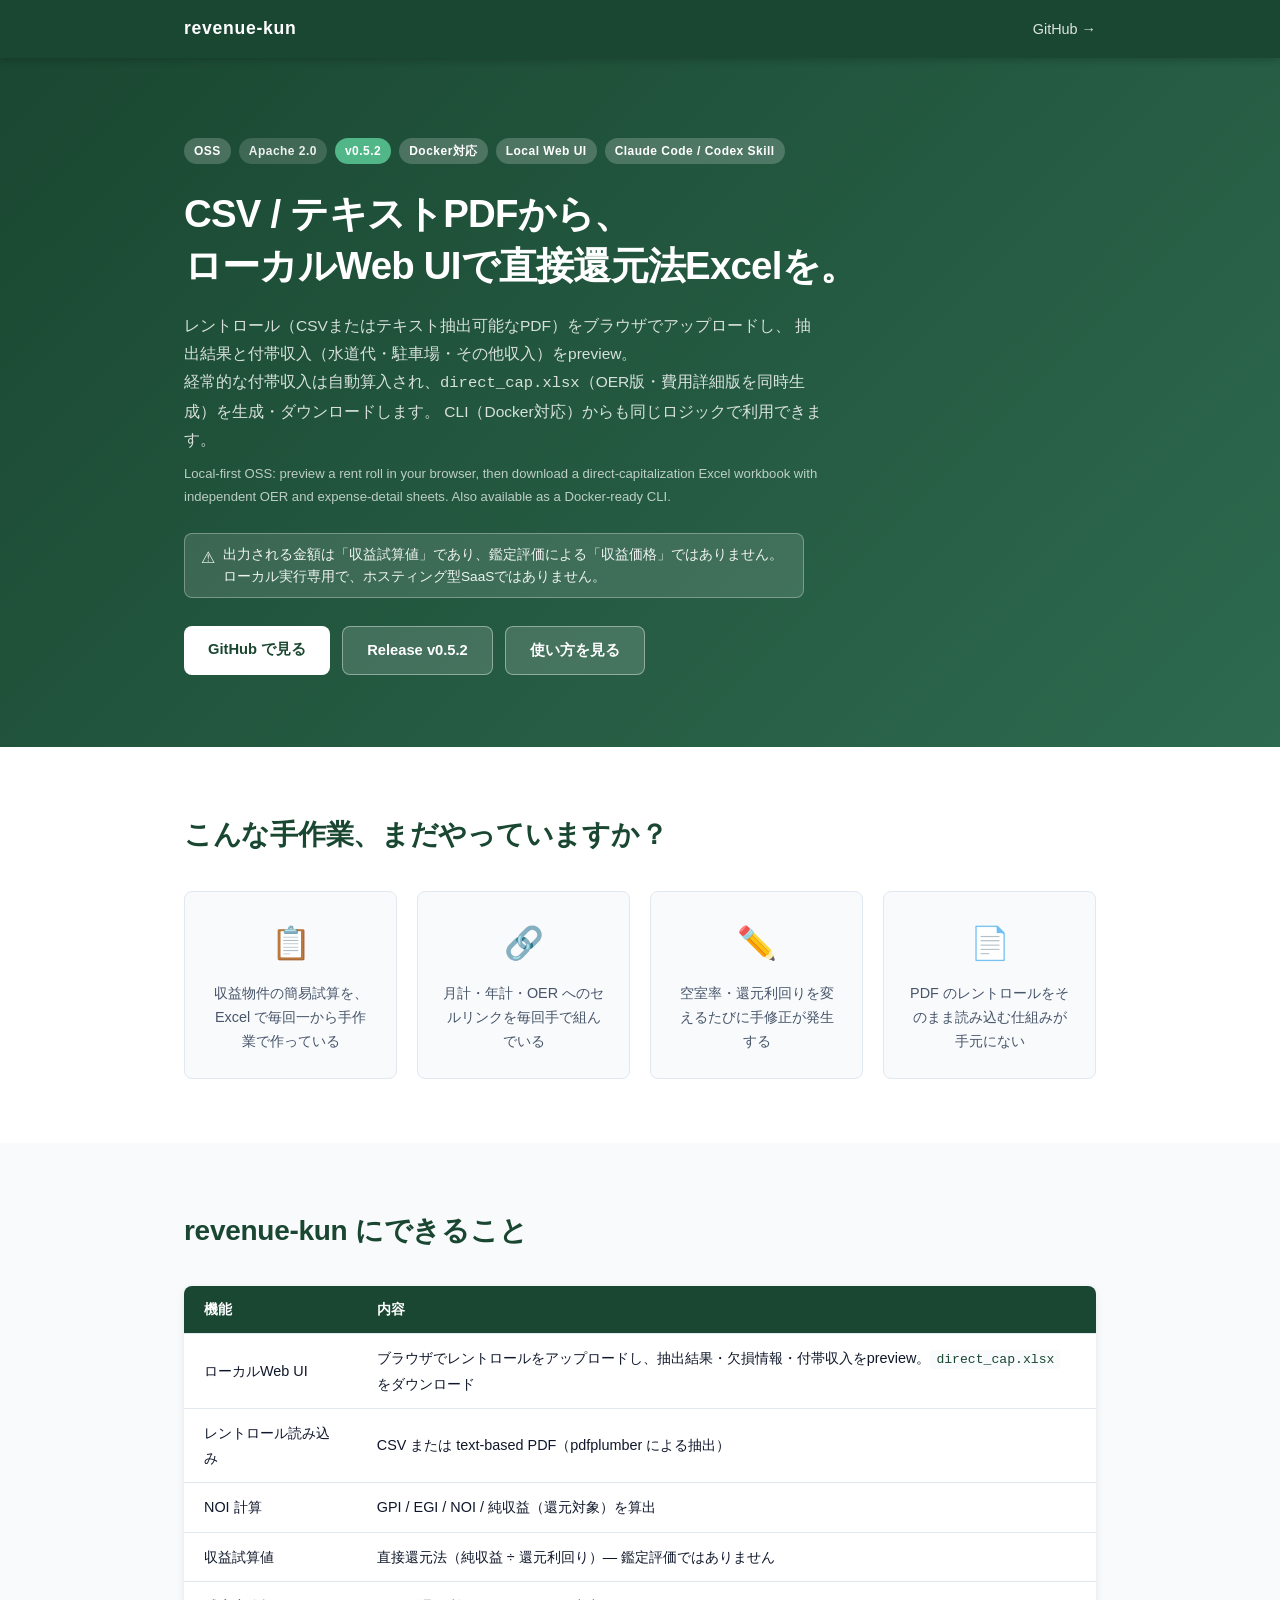
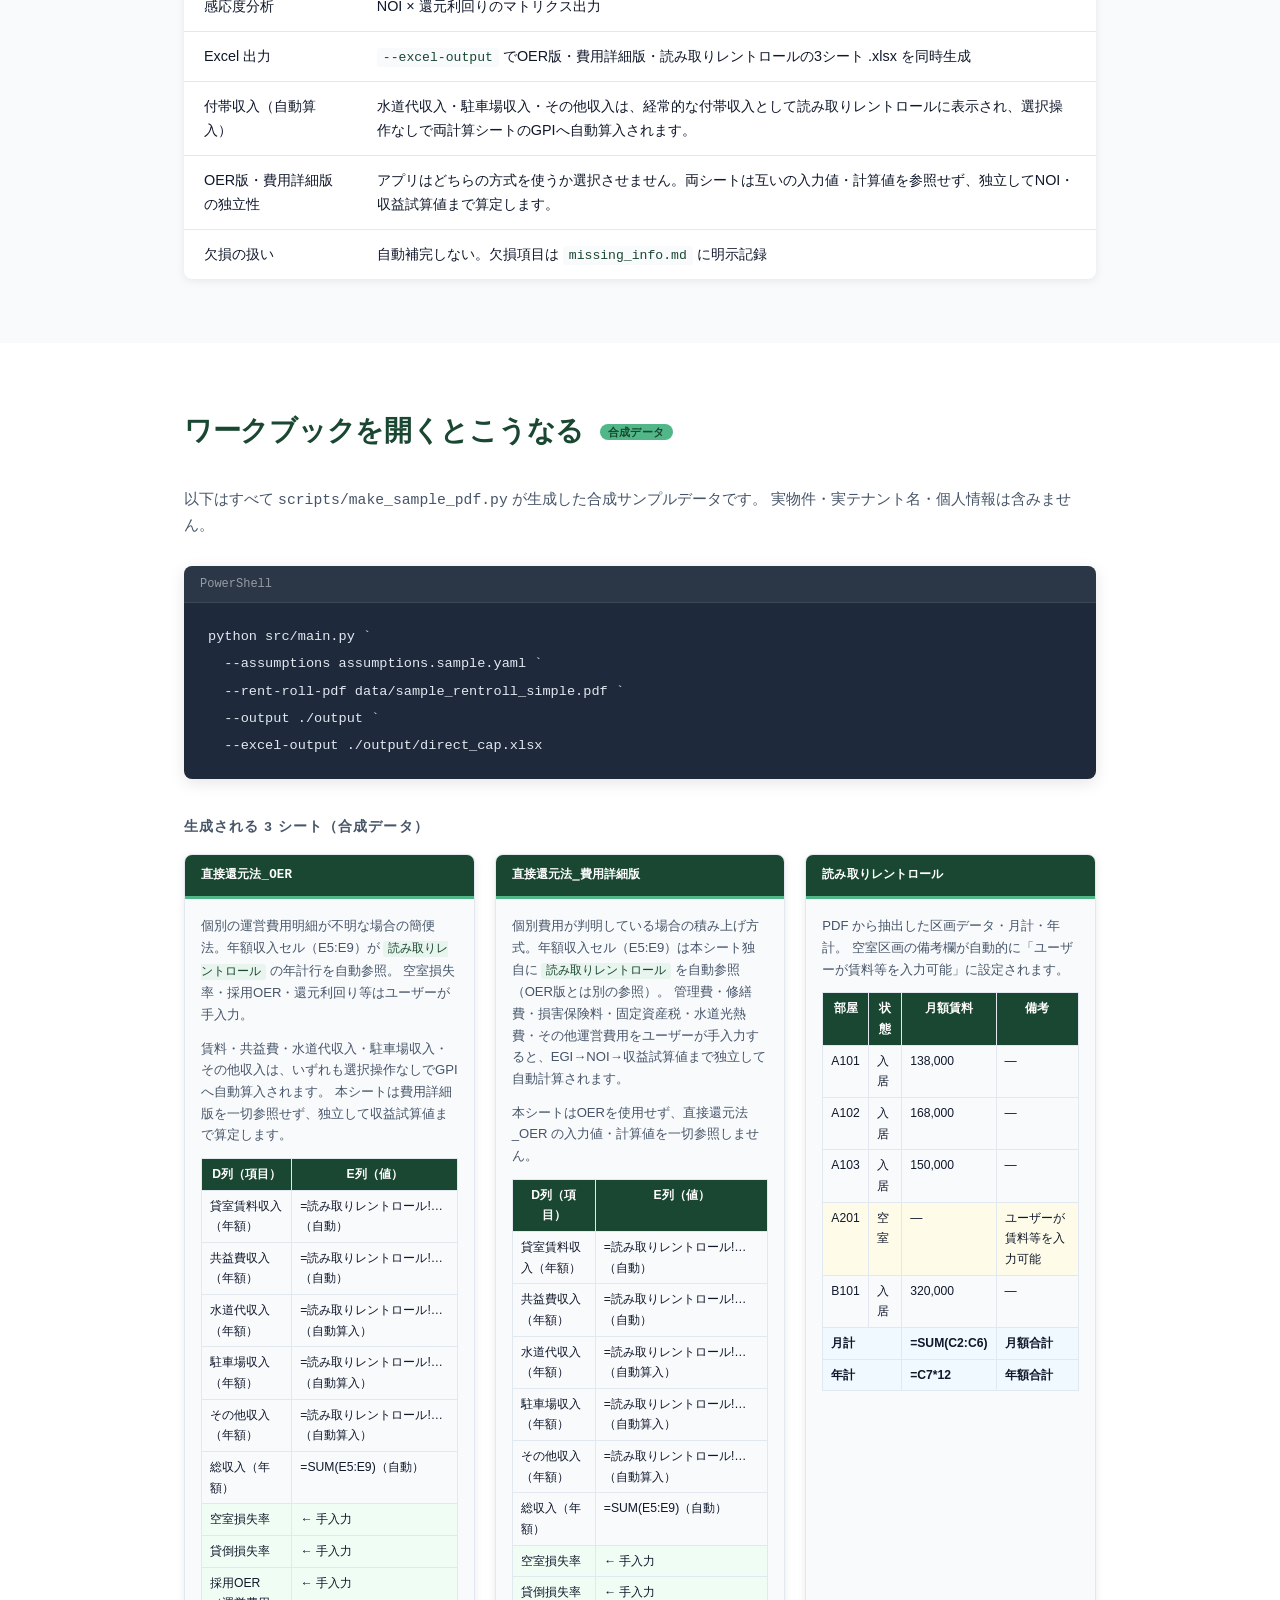
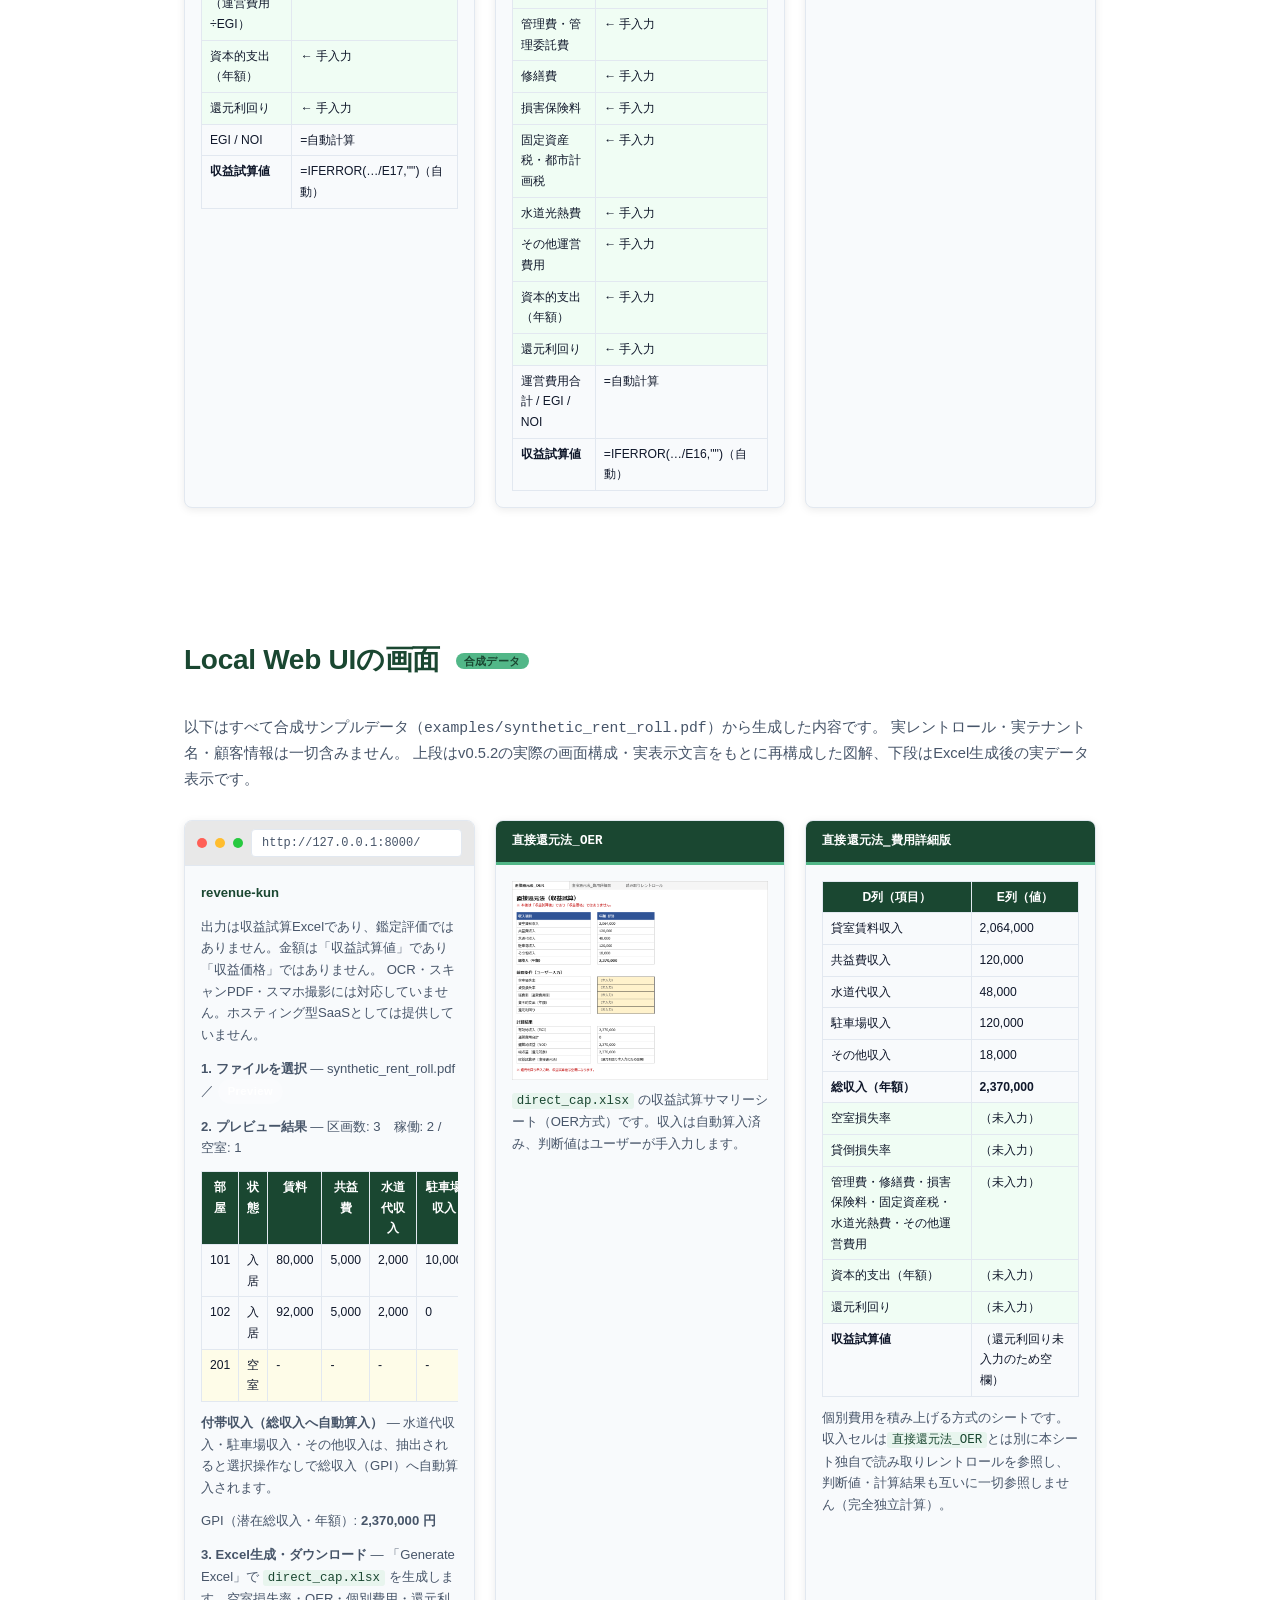
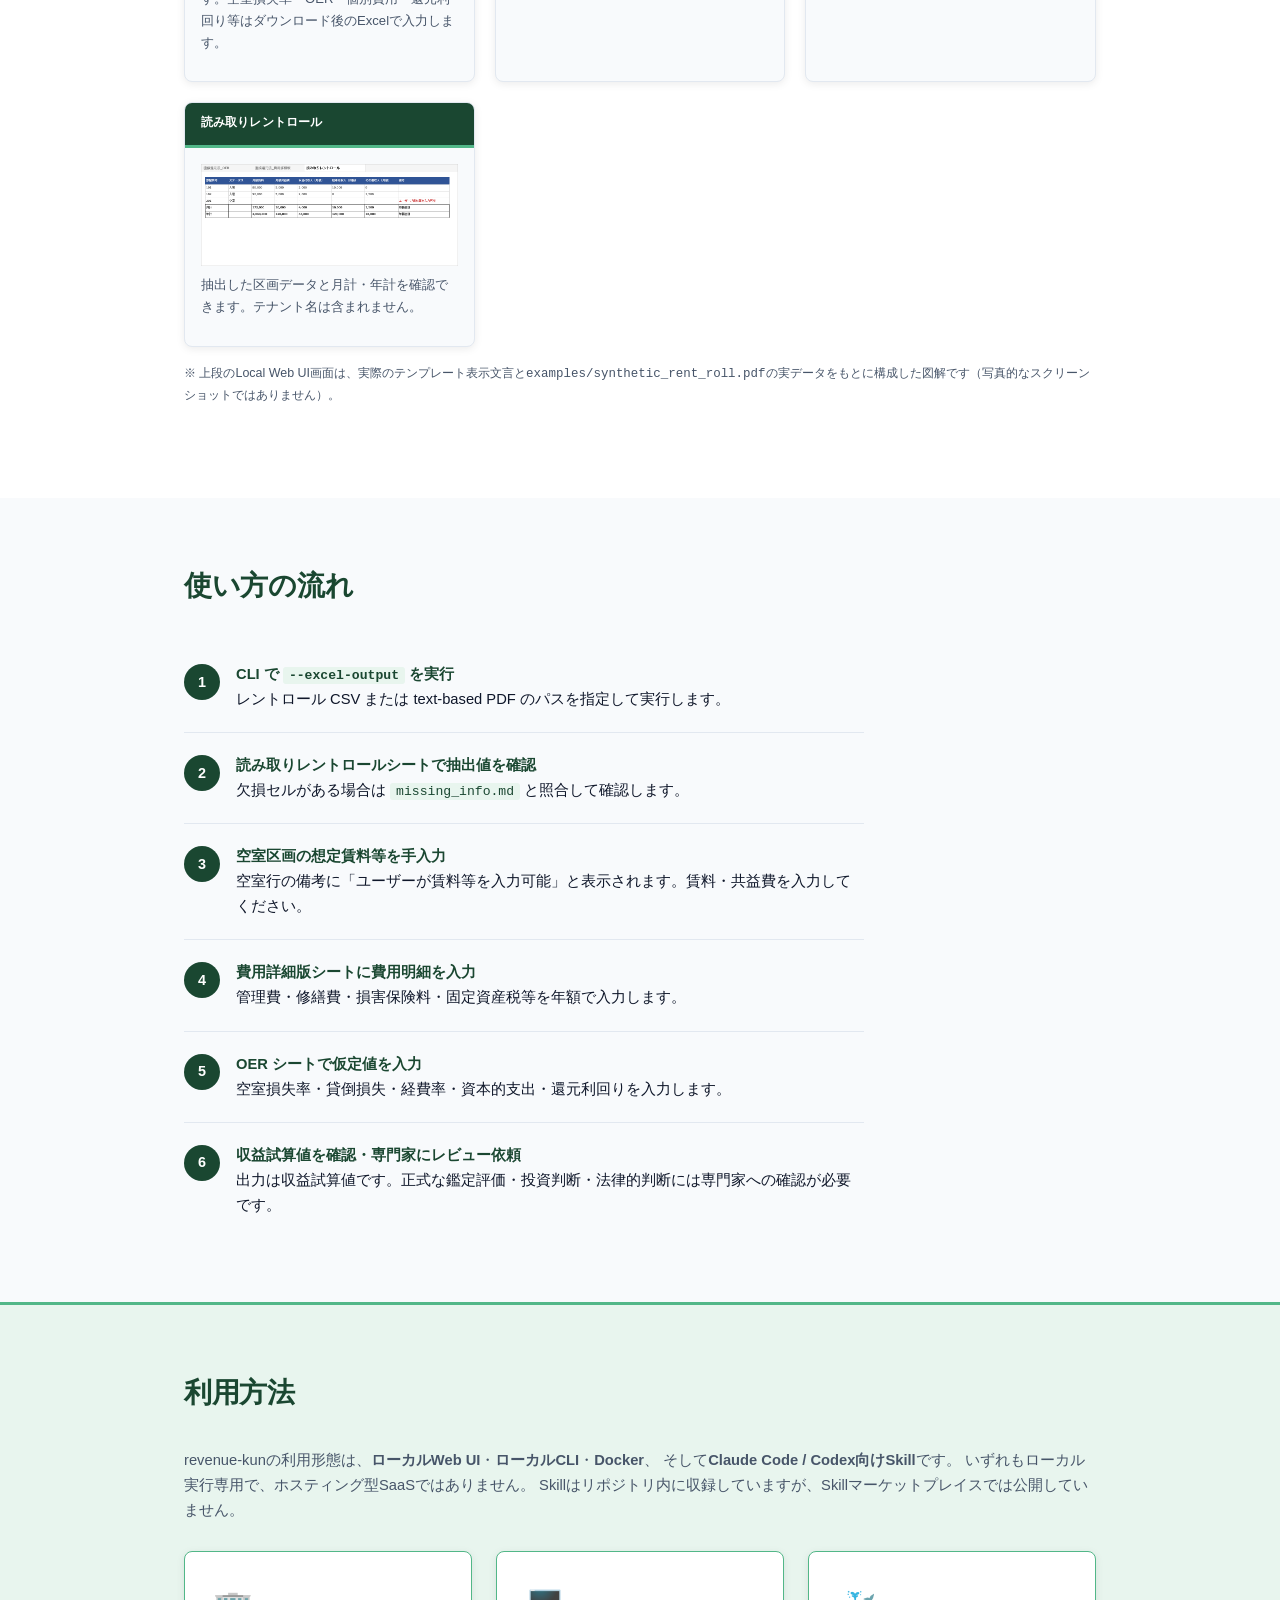
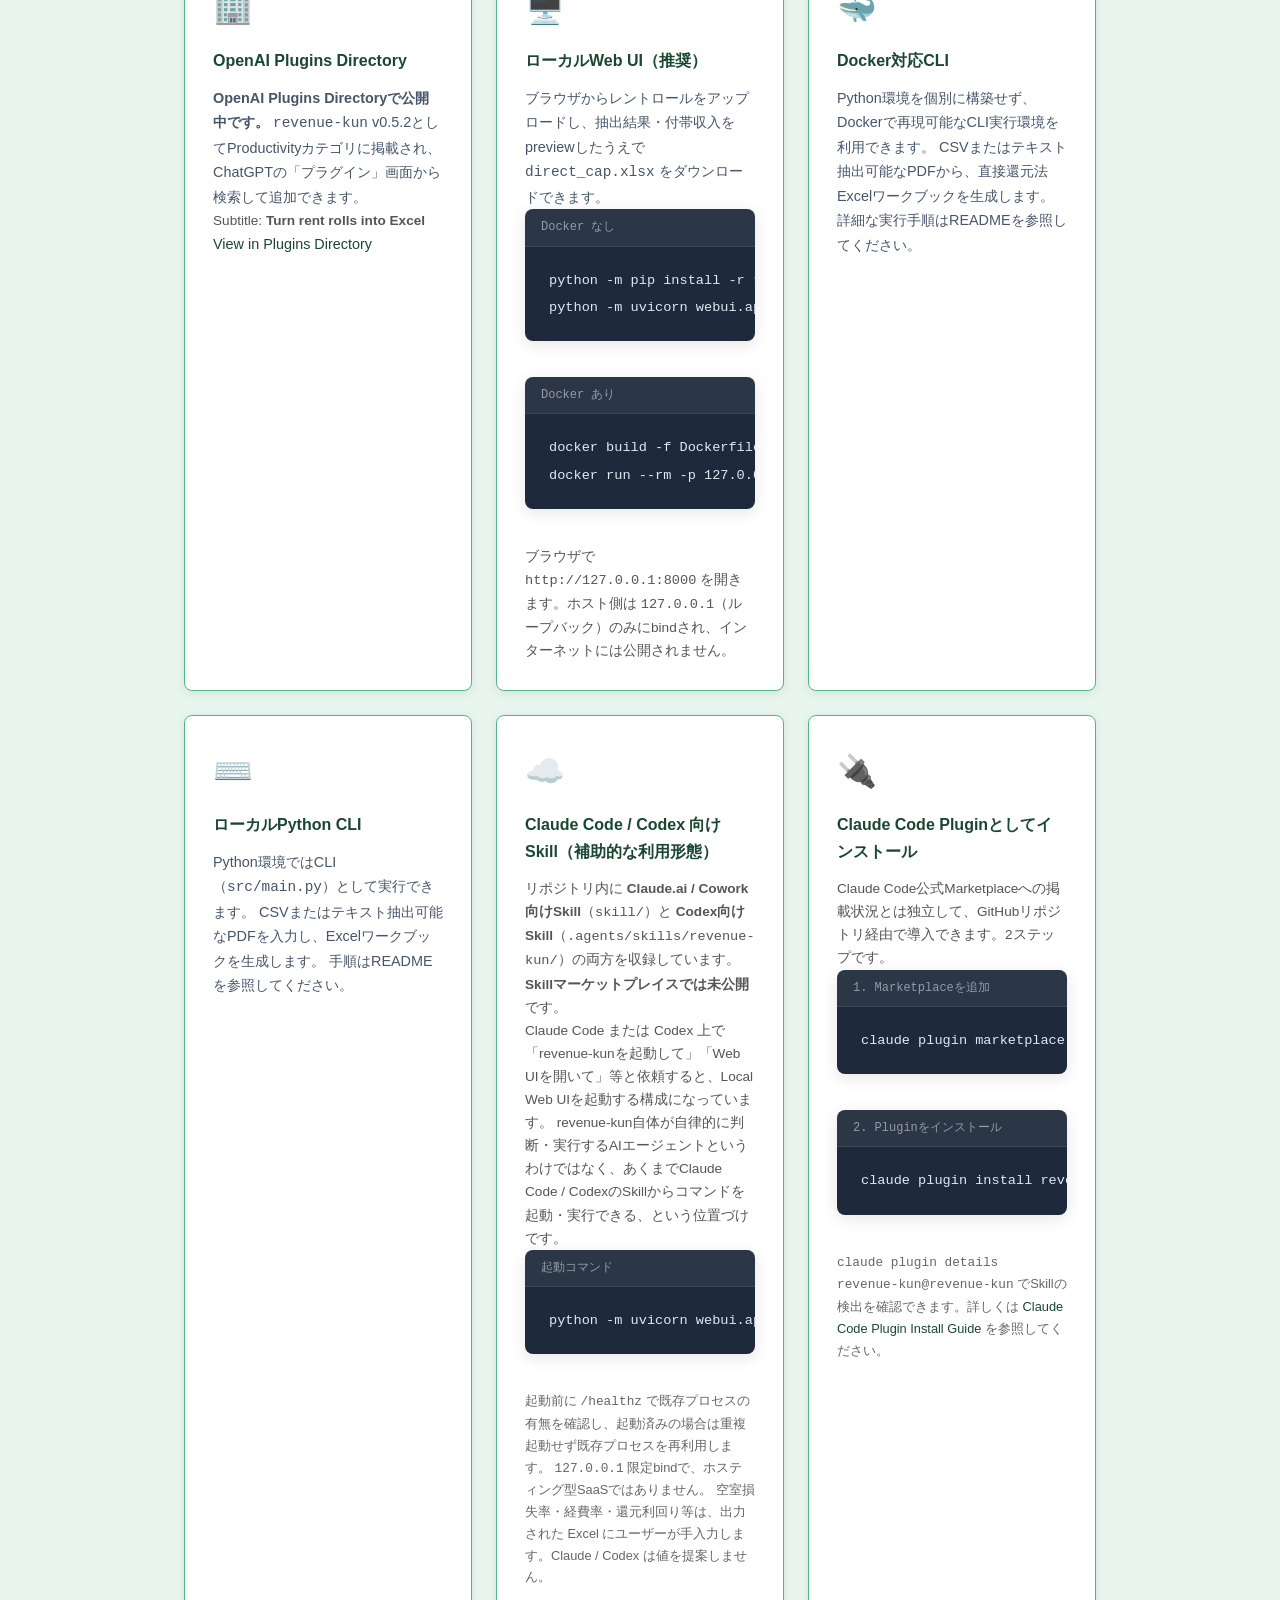
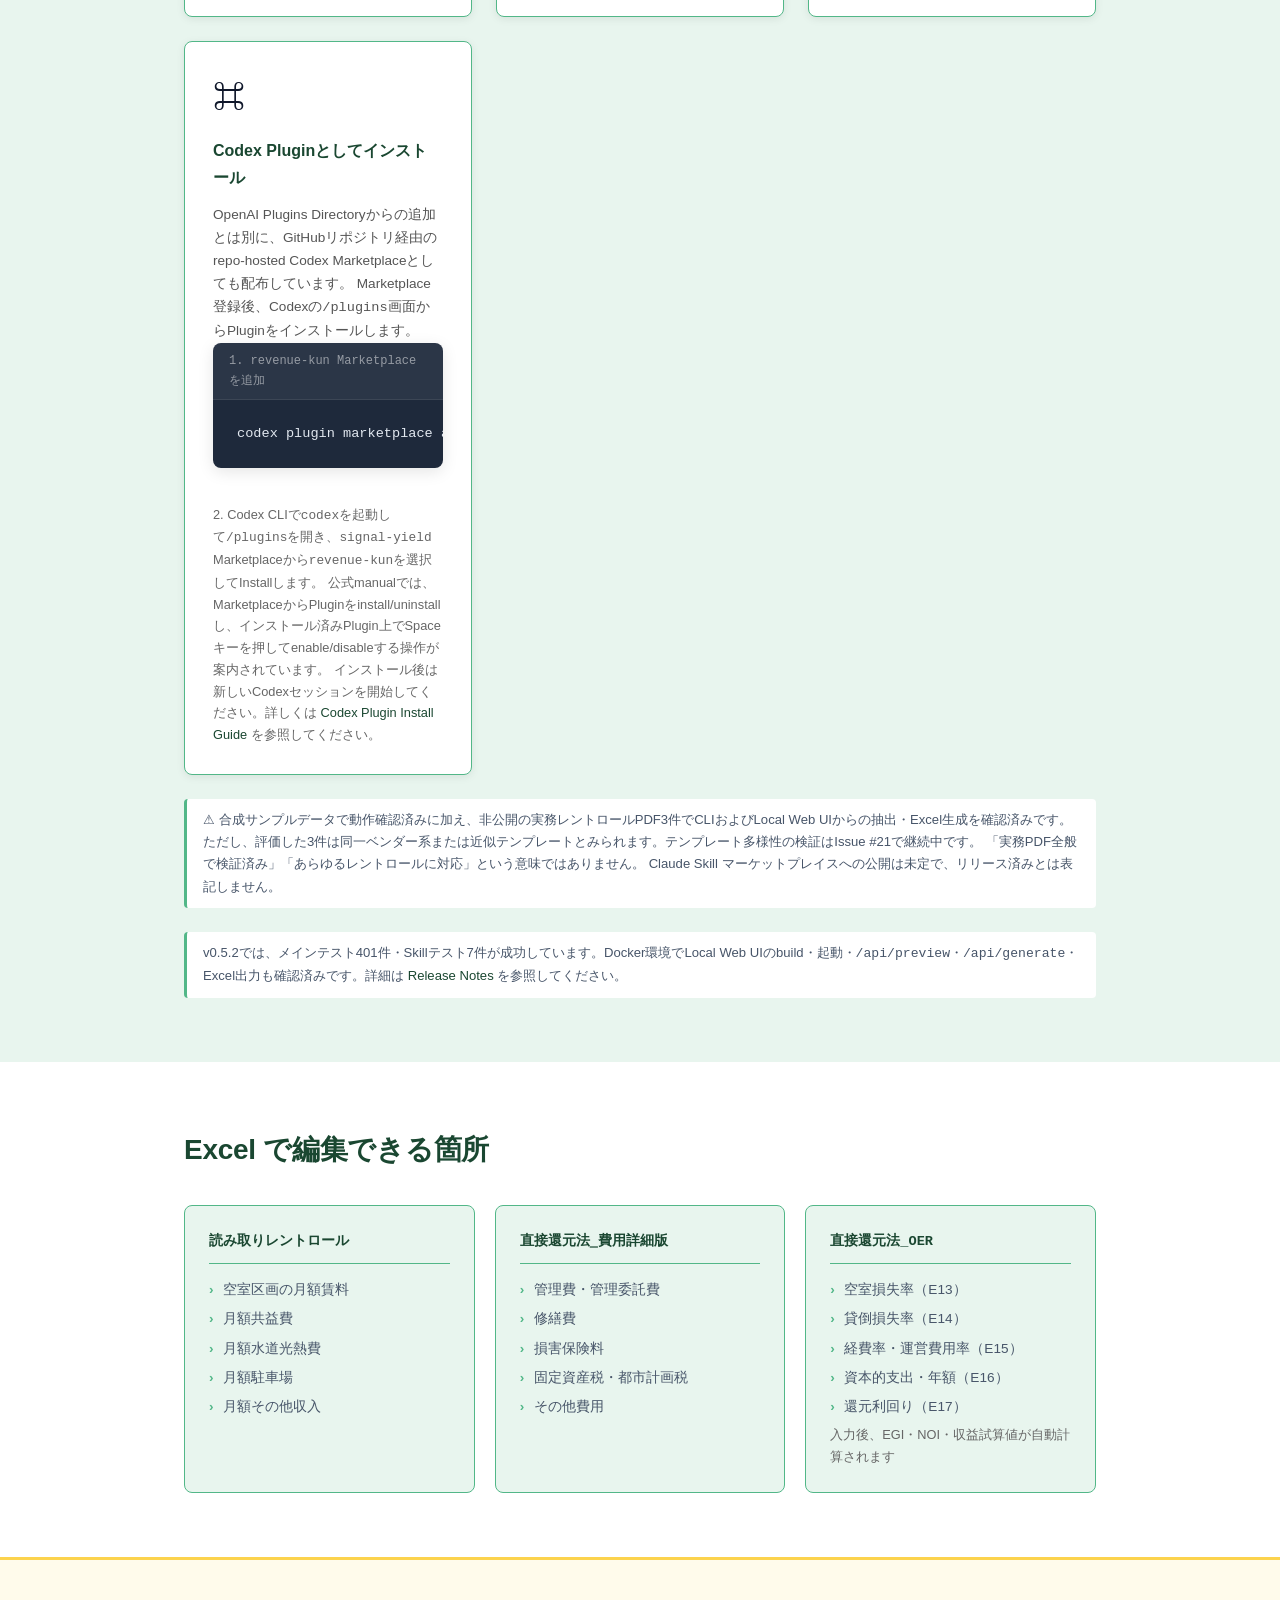
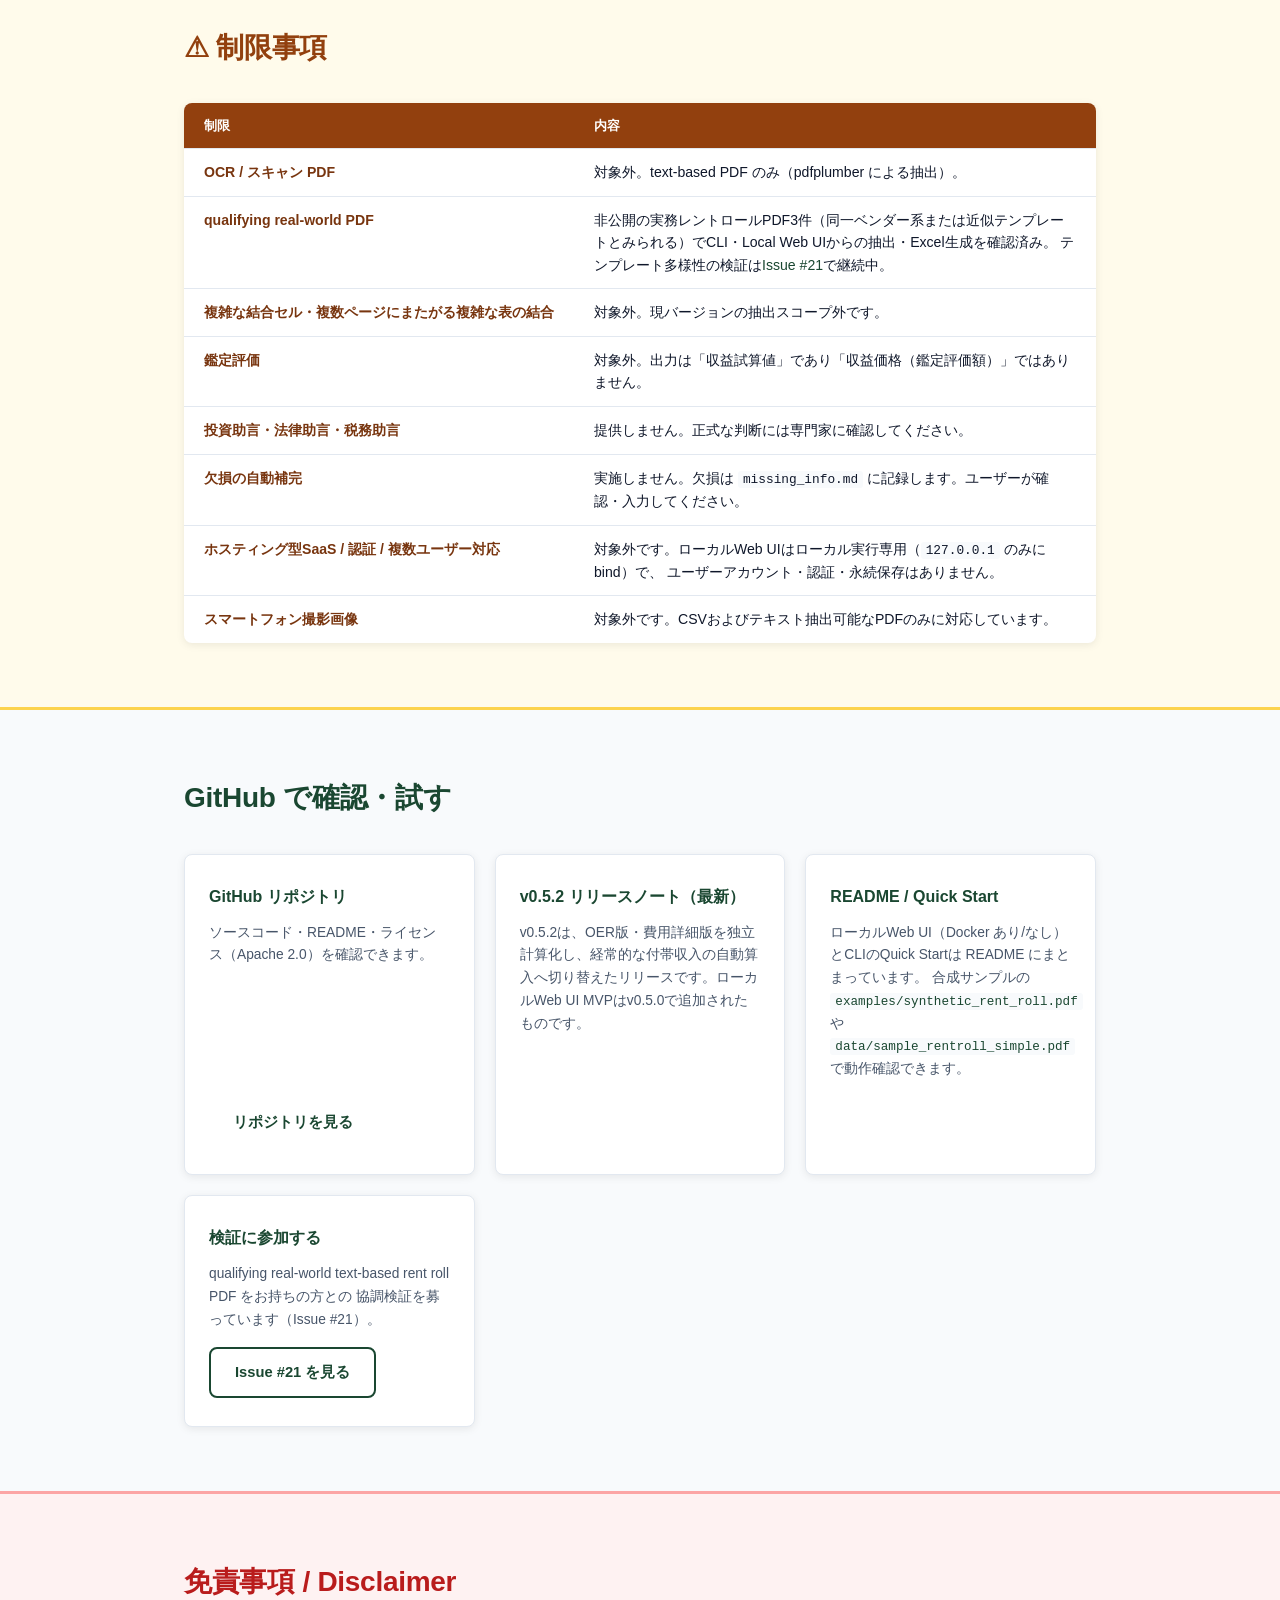
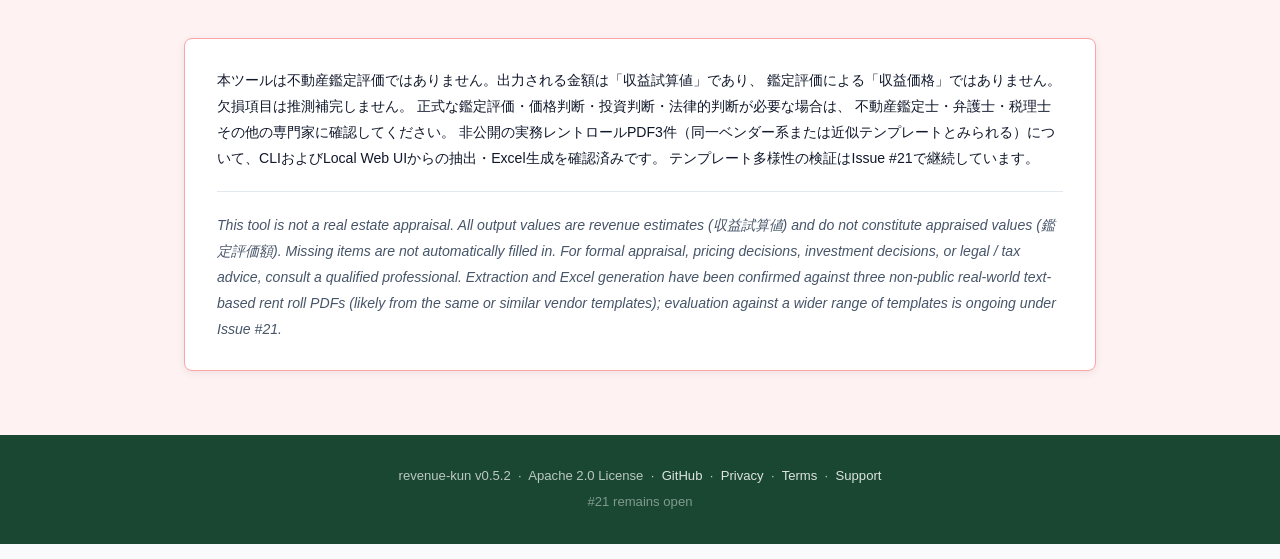
<file: docs/index.html>
<!DOCTYPE html>
<html lang="ja">
<head>
  <meta charset="UTF-8" />
  <meta name="viewport" content="width=device-width, initial-scale=1.0" />
  <title>revenue-kun v0.5.2 — レントロールPDF/CSVから直接還元法Excelを生成するOSS（Local Web UI / Docker / Claude Code・Codex Skill）</title>
  <meta
    name="description"
    content="revenue-kun v0.5.2は、不動産のレントロール（CSVまたはテキスト抽出可能なPDF）から直接還元法の収益試算Excel（direct_cap.xlsx）を生成するOSSです。Local Web UI・Docker対応CLI・Claude Code/Codex向けSkillから利用できます。Apache License 2.0。"
  />
  <meta
    property="og:title"
    content="revenue-kun v0.5.2 — レントロールから収益試算Excelを生成するOSS"
  />
  <meta
    property="og:description"
    content="レントロールPDF/CSVをLocal Web UIでpreviewし、経常的な付帯収入を自動算入したうえでdirect_cap.xlsx（OER版・費用詳細版を同時生成）を生成・ダウンロード。CLI/Docker対応、Claude Code・Codex向けSkillにも対応。"
  />
  <meta property="og:type" content="website" />
  <meta property="og:url" content="https://signal-yield.github.io/revenue-kun/" />
  <meta property="og:image" content="https://signal-yield.github.io/revenue-kun/assets/screenshots/workbook-oer.png" />
  <meta name="twitter:card" content="summary_large_image" />
  <link rel="canonical" href="https://signal-yield.github.io/revenue-kun/" />
  <link rel="stylesheet" href="style.css" />
  <script type="application/ld+json">
  {
    "@context": "https://schema.org",
    "@type": "SoftwareApplication",
    "name": "revenue-kun（収益還元クン）",
    "softwareVersion": "0.5.2",
    "applicationCategory": "BusinessApplication",
    "operatingSystem": "Windows, macOS, Linux",
    "description": "不動産のレントロール（CSVまたはテキスト抽出可能なPDF）から、直接還元法による収益試算Excel（direct_cap.xlsx）を生成するOSS。Local Web UI・Docker対応CLI・Claude Code/Codex向けSkillから利用可能。鑑定評価ではなく収益試算値を出力する。",
    "license": "https://www.apache.org/licenses/LICENSE-2.0",
    "url": "https://signal-yield.github.io/revenue-kun/",
    "codeRepository": "https://github.com/signal-yield/revenue-kun"
  }
  </script>
</head>
<body>

<!-- ━━━━━━━━━━━━━━━━━━━━━━━━ Header ━━━━━━━━━━━━━━━━━━━━━━━━ -->
<header class="site-header">
  <div class="container">
    <span class="logo">revenue-kun</span>
    <nav>
      <a href="https://github.com/signal-yield/revenue-kun" class="nav-link">GitHub →</a>
    </nav>
  </div>
</header>

<!-- ━━━━━━━━━━━━━━━━━━ Section 1: Hero ━━━━━━━━━━━━━━━━━━━━━━━ -->
<section class="hero">
  <div class="container">
    <div class="hero-badge">
      <span class="badge badge-oss">OSS</span>
      <span class="badge badge-license">Apache 2.0</span>
      <span class="badge badge-version">v0.5.2</span>
      <span class="badge badge-oss">Docker対応</span>
      <span class="badge badge-oss">Local Web UI</span>
      <span class="badge badge-oss">Claude Code / Codex Skill</span>
    </div>
    <h1 class="hero-headline">
      CSV / テキストPDFから、<br>
      ローカルWeb UIで直接還元法Excelを。
    </h1>
    <p class="hero-sub">
      レントロール（CSVまたはテキスト抽出可能なPDF）をブラウザでアップロードし、
      抽出結果と付帯収入（水道代・駐車場・その他収入）をpreview。<br>
      経常的な付帯収入は自動算入され、<code>direct_cap.xlsx</code>（OER版・費用詳細版を同時生成）を生成・ダウンロードします。
      CLI（Docker対応）からも同じロジックで利用できます。
      <span class="hero-sub-en">
        Local-first OSS: preview a rent roll in your browser, then download a direct-capitalization Excel workbook with independent OER and expense-detail sheets. Also available as a Docker-ready CLI.
      </span>
    </p>
    <div class="warn-badge">
      <span class="warn-icon">⚠</span>
      <span>出力される金額は「収益試算値」であり、鑑定評価による「収益価格」ではありません。ローカル実行専用で、ホスティング型SaaSではありません。</span>
    </div>
    <div class="hero-cta">
      <a href="https://github.com/signal-yield/revenue-kun" class="btn btn-primary">GitHub で見る</a>
      <a href="https://github.com/signal-yield/revenue-kun/releases/tag/v0.5.2" class="btn btn-secondary">Release v0.5.2</a>
      <a href="#usage" class="btn btn-secondary">使い方を見る</a>
    </div>
  </div>
</section>

<!-- ━━━━━━━━━━━━━━━━ Section 2: Problem ━━━━━━━━━━━━━━━━━━━━━━ -->
<section class="section section-problem">
  <div class="container">
    <h2>こんな手作業、まだやっていますか？</h2>
    <div class="problem-grid">
      <div class="problem-card">
        <div class="problem-icon">📋</div>
        <p>収益物件の簡易試算を、Excel で毎回一から手作業で作っている</p>
      </div>
      <div class="problem-card">
        <div class="problem-icon">🔗</div>
        <p>月計・年計・OER へのセルリンクを毎回手で組んでいる</p>
      </div>
      <div class="problem-card">
        <div class="problem-icon">✏️</div>
        <p>空室率・還元利回りを変えるたびに手修正が発生する</p>
      </div>
      <div class="problem-card">
        <div class="problem-icon">📄</div>
        <p>PDF のレントロールをそのまま読み込む仕組みが手元にない</p>
      </div>
    </div>
  </div>
</section>

<!-- ━━━━━━━━━━━━━━━ Section 3: Features ━━━━━━━━━━━━━━━━━━━━━━ -->
<section class="section section-features">
  <div class="container">
    <h2>revenue-kun にできること</h2>
    <table class="feature-table">
      <thead>
        <tr>
          <th>機能</th>
          <th>内容</th>
        </tr>
      </thead>
      <tbody>
        <tr>
          <td>ローカルWeb UI</td>
          <td>ブラウザでレントロールをアップロードし、抽出結果・欠損情報・付帯収入をpreview。<code>direct_cap.xlsx</code> をダウンロード</td>
        </tr>
        <tr>
          <td>レントロール読み込み</td>
          <td>CSV または text-based PDF（pdfplumber による抽出）</td>
        </tr>
        <tr>
          <td>NOI 計算</td>
          <td>GPI / EGI / NOI / 純収益（還元対象）を算出</td>
        </tr>
        <tr>
          <td>収益試算値</td>
          <td>直接還元法（純収益 ÷ 還元利回り）— 鑑定評価ではありません</td>
        </tr>
        <tr>
          <td>感応度分析</td>
          <td>NOI × 還元利回りのマトリクス出力</td>
        </tr>
        <tr>
          <td>Excel 出力</td>
          <td><code>--excel-output</code> でOER版・費用詳細版・読み取りレントロールの3シート .xlsx を同時生成</td>
        </tr>
        <tr>
          <td>付帯収入（自動算入）</td>
          <td>
            水道代収入・駐車場収入・その他収入は、経常的な付帯収入として読み取りレントロールに表示され、選択操作なしで両計算シートのGPIへ自動算入されます。
          </td>
        </tr>
        <tr>
          <td>OER版・費用詳細版の独立性</td>
          <td>
            アプリはどちらの方式を使うか選択させません。両シートは互いの入力値・計算値を参照せず、独立してNOI・収益試算値まで算定します。
          </td>
        </tr>
        <tr>
          <td>欠損の扱い</td>
          <td>自動補完しない。欠損項目は <code>missing_info.md</code> に明示記録</td>
        </tr>
      </tbody>
    </table>
  </div>
</section>

<!-- ━━━━━━━━━━━━━━━━ Section 4: Demo ━━━━━━━━━━━━━━━━━━━━━━━━━ -->
<section class="section section-demo">
  <div class="container">
    <h2>ワークブックを開くとこうなる <span class="label-synth">合成データ</span></h2>
    <p class="section-sub">
      以下はすべて <code>scripts/make_sample_pdf.py</code> が生成した合成サンプルデータです。
      実物件・実テナント名・個人情報は含みません。
    </p>

    <div class="code-block">
      <div class="code-header">PowerShell</div>
      <pre><code>python src/main.py `
  --assumptions assumptions.sample.yaml `
  --rent-roll-pdf data/sample_rentroll_simple.pdf `
  --output ./output `
  --excel-output ./output/direct_cap.xlsx</code></pre>
    </div>

    <div class="sheet-tabs-label">生成される 3 シート（合成データ）</div>
    <div class="sheet-cards">

      <!-- Sheet 1: OER -->
      <div class="sheet-card">
        <div class="sheet-tab">直接還元法_OER</div>
        <div class="sheet-body">
          <p class="sheet-desc">
            個別の運営費用明細が不明な場合の簡便法。年額収入セル（E5:E9）が <code>読み取りレントロール</code> の年計行を自動参照。
            空室損失率・採用OER・還元利回り等はユーザーが手入力。
          </p>
          <p class="sheet-desc">
            賃料・共益費・水道代収入・駐車場収入・その他収入は、いずれも選択操作なしでGPIへ自動算入されます。
            本シートは費用詳細版を一切参照せず、独立して収益試算値まで算定します。
          </p>
          <table class="mini-sheet">
            <thead>
              <tr><th>D列（項目）</th><th>E列（値）</th></tr>
            </thead>
            <tbody>
              <tr><td>貸室賃料収入（年額）</td><td>=読み取りレントロール!…（自動）</td></tr>
              <tr><td>共益費収入（年額）</td><td>=読み取りレントロール!…（自動）</td></tr>
              <tr><td>水道代収入（年額）</td><td>=読み取りレントロール!…（自動算入）</td></tr>
              <tr><td>駐車場収入（年額）</td><td>=読み取りレントロール!…（自動算入）</td></tr>
              <tr><td>その他収入（年額）</td><td>=読み取りレントロール!…（自動算入）</td></tr>
              <tr><td>総収入（年額）</td><td>=SUM(E5:E9)（自動）</td></tr>
              <tr class="user-row"><td>空室損失率</td><td>← 手入力</td></tr>
              <tr class="user-row"><td>貸倒損失率</td><td>← 手入力</td></tr>
              <tr class="user-row"><td>採用OER（運営費用÷EGI）</td><td>← 手入力</td></tr>
              <tr class="user-row"><td>資本的支出（年額）</td><td>← 手入力</td></tr>
              <tr class="user-row"><td>還元利回り</td><td>← 手入力</td></tr>
              <tr><td>EGI / NOI</td><td>=自動計算</td></tr>
              <tr><td><strong>収益試算値</strong></td><td>=IFERROR(…/E17,"")（自動）</td></tr>
            </tbody>
          </table>
        </div>
      </div>

      <!-- Sheet 2: Expense -->
      <div class="sheet-card">
        <div class="sheet-tab">直接還元法‗費用詳細版</div>
        <div class="sheet-body">
          <p class="sheet-desc">
            個別費用が判明している場合の積み上げ方式。年額収入セル（E5:E9）は本シート独自に <code>読み取りレントロール</code> を自動参照（OER版とは別の参照）。
            管理費・修繕費・損害保険料・固定資産税・水道光熱費・その他運営費用をユーザーが手入力すると、EGI→NOI→収益試算値まで独立して自動計算されます。
          </p>
          <p class="sheet-desc">
            本シートはOERを使用せず、直接還元法_OER の入力値・計算値を一切参照しません。
          </p>
          <table class="mini-sheet">
            <thead>
              <tr><th>D列（項目）</th><th>E列（値）</th></tr>
            </thead>
            <tbody>
              <tr><td>貸室賃料収入（年額）</td><td>=読み取りレントロール!…（自動）</td></tr>
              <tr><td>共益費収入（年額）</td><td>=読み取りレントロール!…（自動）</td></tr>
              <tr><td>水道代収入（年額）</td><td>=読み取りレントロール!…（自動算入）</td></tr>
              <tr><td>駐車場収入（年額）</td><td>=読み取りレントロール!…（自動算入）</td></tr>
              <tr><td>その他収入（年額）</td><td>=読み取りレントロール!…（自動算入）</td></tr>
              <tr><td>総収入（年額）</td><td>=SUM(E5:E9)（自動）</td></tr>
              <tr class="user-row"><td>空室損失率</td><td>← 手入力</td></tr>
              <tr class="user-row"><td>貸倒損失率</td><td>← 手入力</td></tr>
              <tr class="user-row"><td>管理費・管理委託費</td><td>← 手入力</td></tr>
              <tr class="user-row"><td>修繕費</td><td>← 手入力</td></tr>
              <tr class="user-row"><td>損害保険料</td><td>← 手入力</td></tr>
              <tr class="user-row"><td>固定資産税・都市計画税</td><td>← 手入力</td></tr>
              <tr class="user-row"><td>水道光熱費</td><td>← 手入力</td></tr>
              <tr class="user-row"><td>その他運営費用</td><td>← 手入力</td></tr>
              <tr class="user-row"><td>資本的支出（年額）</td><td>← 手入力</td></tr>
              <tr class="user-row"><td>還元利回り</td><td>← 手入力</td></tr>
              <tr><td>運営費用合計 / EGI / NOI</td><td>=自動計算</td></tr>
              <tr><td><strong>収益試算値</strong></td><td>=IFERROR(…/E16,"")（自動）</td></tr>
            </tbody>
          </table>
        </div>
      </div>

      <!-- Sheet 3: Rent Roll -->
      <div class="sheet-card">
        <div class="sheet-tab">読み取りレントロール</div>
        <div class="sheet-body">
          <p class="sheet-desc">
            PDF から抽出した区画データ・月計・年計。
            空室区画の備考欄が自動的に「ユーザーが賃料等を入力可能」に設定されます。
          </p>
          <table class="mini-sheet">
            <thead>
              <tr><th>部屋</th><th>状態</th><th>月額賃料</th><th>備考</th></tr>
            </thead>
            <tbody>
              <tr><td>A101</td><td>入居</td><td>138,000</td><td>—</td></tr>
              <tr><td>A102</td><td>入居</td><td>168,000</td><td>—</td></tr>
              <tr><td>A103</td><td>入居</td><td>150,000</td><td>—</td></tr>
              <tr class="vacant-row"><td>A201</td><td>空室</td><td>—</td><td>ユーザーが賃料等を入力可能</td></tr>
              <tr><td>B101</td><td>入居</td><td>320,000</td><td>—</td></tr>
              <tr class="total-row"><td colspan="2">月計</td><td>=SUM(C2:C6)</td><td>月額合計</td></tr>
              <tr class="total-row"><td colspan="2">年計</td><td>=C7*12</td><td>年額合計</td></tr>
            </tbody>
          </table>
        </div>
      </div>

    </div>
  </div>
</section>

<!-- ━━━━━━━━━━━━━━━ Section 4b: Local Web UI / Screenshots ━━━━━━━━━━━━━━━━━━ -->
<section class="section section-demo" id="webui">
  <div class="container">
    <h2>Local Web UIの画面 <span class="label-synth">合成データ</span></h2>
    <p class="section-sub">
      以下はすべて合成サンプルデータ（<code>examples/synthetic_rent_roll.pdf</code>）から生成した内容です。
      実レントロール・実テナント名・顧客情報は一切含みません。
      上段はv0.5.2の実際の画面構成・実表示文言をもとに再構成した図解、下段はExcel生成後の実データ表示です。
    </p>

    <div class="sheet-cards">
      <div class="sheet-card">
        <div class="browser-chrome">
          <span class="dot dot-r"></span><span class="dot dot-y"></span><span class="dot dot-g"></span>
          <span class="url-bar">http://127.0.0.1:8000/</span>
        </div>
        <div class="sheet-body">
          <p class="sheet-desc" style="font-weight:600;color:var(--c-primary);">revenue-kun</p>
          <p class="sheet-desc">
            出力は収益試算Excelであり、鑑定評価ではありません。金額は「収益試算値」であり「収益価格」ではありません。
            OCR・スキャンPDF・スマホ撮影には対応していません。ホスティング型SaaSとしては提供していません。
          </p>
          <p class="sheet-desc"><strong>1. ファイルを選択</strong> — synthetic_rent_roll.pdf ／ <span class="badge badge-oss" style="font-size:0.7rem;">Preview</span></p>
          <p class="sheet-desc"><strong>2. プレビュー結果</strong> — 区画数: 3　稼働: 2 / 空室: 1</p>
          <div class="table-scroll">
          <table class="mini-sheet">
            <thead>
              <tr><th>部屋</th><th>状態</th><th>賃料</th><th>共益費</th><th>水道代収入</th><th>駐車場収入</th><th>その他収入</th></tr>
            </thead>
            <tbody>
              <tr><td>101</td><td>入居</td><td>80,000</td><td>5,000</td><td>2,000</td><td>10,000</td><td>0</td></tr>
              <tr><td>102</td><td>入居</td><td>92,000</td><td>5,000</td><td>2,000</td><td>0</td><td>1,500</td></tr>
              <tr class="vacant-row"><td>201</td><td>空室</td><td>-</td><td>-</td><td>-</td><td>-</td><td>-</td></tr>
            </tbody>
          </table>
          </div>
          <p class="sheet-desc" style="margin-top:10px;"><strong>付帯収入（総収入へ自動算入）</strong> — 水道代収入・駐車場収入・その他収入は、抽出されると選択操作なしで総収入（GPI）へ自動算入されます。</p>
          <p class="sheet-desc">GPI（潜在総収入・年額）: <strong>2,370,000 円</strong></p>
          <p class="sheet-desc"><strong>3. Excel生成・ダウンロード</strong> — 「Generate Excel」で <code>direct_cap.xlsx</code> を生成します。空室損失率・OER・個別費用・還元利回り等はダウンロード後のExcelで入力します。</p>
        </div>
      </div>

      <div class="sheet-card">
        <div class="sheet-tab">直接還元法_OER</div>
        <div class="sheet-body">
          <img src="assets/screenshots/workbook-oer.png"
               alt="生成されたExcelの直接還元法_OERシート（収入項目・前提条件入力欄・収益試算値の計算結果、判断値セルは未入力）"
               loading="lazy">
          <p class="sheet-desc">
            <code>direct_cap.xlsx</code> の収益試算サマリーシート（OER方式）です。収入は自動算入済み、判断値はユーザーが手入力します。
          </p>
        </div>
      </div>

      <div class="sheet-card">
        <div class="sheet-tab">直接還元法‗費用詳細版</div>
        <div class="sheet-body">
          <table class="mini-sheet">
            <thead><tr><th>D列（項目）</th><th>E列（値）</th></tr></thead>
            <tbody>
              <tr><td>貸室賃料収入</td><td>2,064,000</td></tr>
              <tr><td>共益費収入</td><td>120,000</td></tr>
              <tr><td>水道代収入</td><td>48,000</td></tr>
              <tr><td>駐車場収入</td><td>120,000</td></tr>
              <tr><td>その他収入</td><td>18,000</td></tr>
              <tr><td><strong>総収入（年額）</strong></td><td><strong>2,370,000</strong></td></tr>
              <tr class="user-row"><td>空室損失率</td><td>（未入力）</td></tr>
              <tr class="user-row"><td>貸倒損失率</td><td>（未入力）</td></tr>
              <tr class="user-row"><td>管理費・修繕費・損害保険料・固定資産税・水道光熱費・その他運営費用</td><td>（未入力）</td></tr>
              <tr class="user-row"><td>資本的支出（年額）</td><td>（未入力）</td></tr>
              <tr class="user-row"><td>還元利回り</td><td>（未入力）</td></tr>
              <tr><td><strong>収益試算値</strong></td><td>（還元利回り未入力のため空欄）</td></tr>
            </tbody>
          </table>
          <p class="sheet-desc" style="margin-top:10px;">
            個別費用を積み上げる方式のシートです。収入セルは<code>直接還元法_OER</code>とは別に本シート独自で読み取りレントロールを参照し、判断値・計算結果も互いに一切参照しません（完全独立計算）。
          </p>
        </div>
      </div>

      <div class="sheet-card">
        <div class="sheet-tab">読み取りレントロール</div>
        <div class="sheet-body">
          <img src="assets/screenshots/workbook-rent-roll.png"
               alt="生成されたExcelの読み取りレントロールシート（区画ごとの賃料・共益費・付帯収入・月計・年計）"
               loading="lazy">
          <p class="sheet-desc">
            抽出した区画データと月計・年計を確認できます。テナント名は含まれません。
          </p>
        </div>
      </div>
    </div>
    <p class="section-sub" style="margin-top:16px;font-size:0.78rem;">
      ※ 上段のLocal Web UI画面は、実際のテンプレート表示文言と<code>examples/synthetic_rent_roll.pdf</code>の実データをもとに構成した図解です（写真的なスクリーンショットではありません）。
    </p>
  </div>
</section>

<!-- ━━━━━━━━━━━━━━━ Section 5: Workflow ━━━━━━━━━━━━━━━━━━━━━━ -->
<section class="section section-workflow">
  <div class="container">
    <h2>使い方の流れ</h2>
    <ol class="workflow-steps">
      <li>
        <span class="step-num">1</span>
        <div>
          <strong>CLI で <code>--excel-output</code> を実行</strong><br>
          レントロール CSV または text-based PDF のパスを指定して実行します。
        </div>
      </li>
      <li>
        <span class="step-num">2</span>
        <div>
          <strong>読み取りレントロールシートで抽出値を確認</strong><br>
          欠損セルがある場合は <code>missing_info.md</code> と照合して確認します。
        </div>
      </li>
      <li>
        <span class="step-num">3</span>
        <div>
          <strong>空室区画の想定賃料等を手入力</strong><br>
          空室行の備考に「ユーザーが賃料等を入力可能」と表示されます。賃料・共益費を入力してください。
        </div>
      </li>
      <li>
        <span class="step-num">4</span>
        <div>
          <strong>費用詳細版シートに費用明細を入力</strong><br>
          管理費・修繕費・損害保険料・固定資産税等を年額で入力します。
        </div>
      </li>
      <li>
        <span class="step-num">5</span>
        <div>
          <strong>OER シートで仮定値を入力</strong><br>
          空室損失率・貸倒損失・経費率・資本的支出・還元利回りを入力します。
        </div>
      </li>
      <li>
        <span class="step-num">6</span>
        <div>
          <strong>収益試算値を確認・専門家にレビュー依頼</strong><br>
          出力は収益試算値です。正式な鑑定評価・投資判断・法律的判断には専門家への確認が必要です。
        </div>
      </li>
    </ol>
  </div>
</section>

<!-- Section 5b: 利用方法 -->
<section class="section section-claude" id="usage">
  <div class="container">
    <h2>利用方法</h2>
    <p class="section-sub">
      revenue-kunの利用形態は、<strong>ローカルWeb UI</strong>・<strong>ローカルCLI</strong>・<strong>Docker</strong>、
      そして<strong>Claude Code / Codex向けSkill</strong>です。
      いずれもローカル実行専用で、ホスティング型SaaSではありません。
      Skillはリポジトリ内に収録していますが、Skillマーケットプレイスでは公開していません。
    </p>
    <div class="claude-cards">

      <div class="claude-card" id="openai-plugins-directory">
        <div class="claude-card-icon">🏢</div>
        <h3>OpenAI Plugins Directory</h3>
        <p>
          <strong>OpenAI Plugins Directoryで公開中です。</strong>
          <code>revenue-kun</code> v0.5.2としてProductivityカテゴリに掲載され、
          ChatGPTの「プラグイン」画面から検索して追加できます。
        </p>
        <p style="font-size:0.85em;color:#555;">
          Subtitle: <strong>Turn rent rolls into Excel</strong>
        </p>
        <p>
          <a href="https://chatgpt.com/plugins?q=revenue" target="_blank" rel="noopener noreferrer">View in Plugins Directory</a>
        </p>
      </div>

      <div class="claude-card">
        <div class="claude-card-icon">🖥️</div>
        <h3>ローカルWeb UI（推奨）</h3>
        <p>
          ブラウザからレントロールをアップロードし、抽出結果・付帯収入をpreviewしたうえで
          <code>direct_cap.xlsx</code> をダウンロードできます。
        </p>
        <div class="code-block">
          <div class="code-header">Docker なし</div>
          <pre><code>python -m pip install -r requirements-web.txt
python -m uvicorn webui.app:app --host 127.0.0.1 --port 8000</code></pre>
        </div>
        <div class="code-block">
          <div class="code-header">Docker あり</div>
          <pre><code>docker build -f Dockerfile.web -t revenue-kun-web .
docker run --rm -p 127.0.0.1:8000:8000 revenue-kun-web</code></pre>
        </div>
        <p style="font-size:0.85em;color:#555;">
          ブラウザで <code>http://127.0.0.1:8000</code> を開きます。ホスト側は <code>127.0.0.1</code>（ループバック）のみにbindされ、インターネットには公開されません。
        </p>
      </div>

      <div class="claude-card">
        <div class="claude-card-icon">🐳</div>
        <h3>Docker対応CLI</h3>
        <p>
          Python環境を個別に構築せず、Dockerで再現可能なCLI実行環境を利用できます。
          CSVまたはテキスト抽出可能なPDFから、直接還元法Excelワークブックを生成します。
          詳細な実行手順はREADMEを参照してください。
        </p>
      </div>

      <div class="claude-card">
        <div class="claude-card-icon">⌨️</div>
        <h3>ローカルPython CLI</h3>
        <p>
          Python環境ではCLI（<code>src/main.py</code>）として実行できます。
          CSVまたはテキスト抽出可能なPDFを入力し、Excelワークブックを生成します。
          手順はREADMEを参照してください。
        </p>
      </div>

      <div class="claude-card" id="skill">
        <div class="claude-card-icon">☁️</div>
        <h3>Claude Code / Codex 向け Skill（補助的な利用形態）</h3>
        <p style="font-size:0.85em;color:#555;">
          リポジトリ内に <strong>Claude.ai / Cowork向けSkill</strong>（<code>skill/</code>）と
          <strong>Codex向けSkill</strong>（<code>.agents/skills/revenue-kun/</code>）の両方を収録しています。<strong>Skillマーケットプレイスでは未公開</strong>です。
        </p>
        <p style="font-size:0.85em;color:#555;">
          Claude Code または Codex 上で「revenue-kunを起動して」「Web UIを開いて」等と依頼すると、Local Web UIを起動する構成になっています。
          revenue-kun自体が自律的に判断・実行するAIエージェントというわけではなく、あくまでClaude Code / CodexのSkillからコマンドを起動・実行できる、という位置づけです。
        </p>
        <div class="code-block">
          <div class="code-header">起動コマンド</div>
          <pre><code>python -m uvicorn webui.app:app --host 127.0.0.1 --port 8000</code></pre>
        </div>
        <p style="font-size:0.8em;color:#666;">
          起動前に <code>/healthz</code> で既存プロセスの有無を確認し、起動済みの場合は重複起動せず既存プロセスを再利用します。
          <code>127.0.0.1</code> 限定bindで、ホスティング型SaaSではありません。
          空室損失率・経費率・還元利回り等は、出力された Excel にユーザーが手入力します。Claude / Codex は値を提案しません。
        </p>
      </div>

      <div class="claude-card" id="claude-code-plugin">
        <div class="claude-card-icon">🔌</div>
        <h3>Claude Code Pluginとしてインストール</h3>
        <p style="font-size:0.85em;color:#555;">
          Claude Code公式Marketplaceへの掲載状況とは独立して、GitHubリポジトリ経由で導入できます。2ステップです。
        </p>
        <div class="code-block">
          <div class="code-header">1. Marketplaceを追加</div>
          <pre><code>claude plugin marketplace add signal-yield/revenue-kun</code></pre>
        </div>
        <div class="code-block">
          <div class="code-header">2. Pluginをインストール</div>
          <pre><code>claude plugin install revenue-kun@revenue-kun</code></pre>
        </div>
        <p style="font-size:0.8em;color:#666;">
          <code>claude plugin details revenue-kun@revenue-kun</code> でSkillの検出を確認できます。詳しくは
          <a href="https://github.com/signal-yield/revenue-kun/blob/main/docs/CLAUDE_CODE_PLUGIN_INSTALL.md">Claude Code Plugin Install Guide</a>
          を参照してください。
        </p>
      </div>

      <div class="claude-card" id="codex-plugin">
        <div class="claude-card-icon">⌘</div>
        <h3>Codex Pluginとしてインストール</h3>
        <p style="font-size:0.85em;color:#555;">
          OpenAI Plugins Directoryからの追加とは別に、GitHubリポジトリ経由のrepo-hosted Codex Marketplaceとしても配布しています。
          Marketplace登録後、Codexの<code>/plugins</code>画面からPluginをインストールします。
        </p>
        <div class="code-block">
          <div class="code-header">1. revenue-kun Marketplaceを追加</div>
          <pre><code>codex plugin marketplace add signal-yield/revenue-kun</code></pre>
        </div>
        <p style="font-size:0.8em;color:#666;">
          2. Codex CLIで<code>codex</code>を起動して<code>/plugins</code>を開き、<code>signal-yield</code> Marketplaceから<code>revenue-kun</code>を選択してInstallします。
          公式manualでは、MarketplaceからPluginをinstall/uninstallし、インストール済みPlugin上でSpaceキーを押してenable/disableする操作が案内されています。
          インストール後は新しいCodexセッションを開始してください。詳しくは
          <a href="https://github.com/signal-yield/revenue-kun/blob/main/docs/CODEX_PLUGIN_INSTALL.md">Codex Plugin Install Guide</a>
          を参照してください。
        </p>
      </div>

    </div>
    <p class="section-note">
      ⚠ 合成サンプルデータで動作確認済みに加え、非公開の実務レントロールPDF3件でCLIおよびLocal Web UIからの抽出・Excel生成を確認済みです。
      ただし、評価した3件は同一ベンダー系または近似テンプレートとみられます。テンプレート多様性の検証はIssue #21で継続中です。
      「実務PDF全般で検証済み」「あらゆるレントロールに対応」という意味ではありません。
      Claude Skill マーケットプレイスへの公開は未定で、リリース済みとは表記しません。
    </p>
    <p class="section-note">
      v0.5.2では、メインテスト401件・Skillテスト7件が成功しています。Docker環境でLocal Web UIのbuild・起動・<code>/api/preview</code>・<code>/api/generate</code>・Excel出力も確認済みです。詳細は
      <a href="https://github.com/signal-yield/revenue-kun/releases/tag/v0.5.2">Release Notes</a> を参照してください。
    </p>
  </div>
</section>

<!-- ━━━━━━━━━━━━━━ Section 6: What to edit ━━━━━━━━━━━━━━━━━━━ -->
<section class="section section-edit">
  <div class="container">
    <h2>Excel で編集できる箇所</h2>
    <div class="edit-cards">
      <div class="edit-card">
        <h3>読み取りレントロール</h3>
        <ul>
          <li>空室区画の月額賃料</li>
          <li>月額共益費</li>
          <li>月額水道光熱費</li>
          <li>月額駐車場</li>
          <li>月額その他収入</li>
        </ul>
      </div>
      <div class="edit-card">
        <h3>直接還元法‗費用詳細版</h3>
        <ul>
          <li>管理費・管理委託費</li>
          <li>修繕費</li>
          <li>損害保険料</li>
          <li>固定資産税・都市計画税</li>
          <li>その他費用</li>
        </ul>
      </div>
      <div class="edit-card">
        <h3>直接還元法_OER</h3>
        <ul>
          <li>空室損失率（E13）</li>
          <li>貸倒損失率（E14）</li>
          <li>経費率・運営費用率（E15）</li>
          <li>資本的支出・年額（E16）</li>
          <li>還元利回り（E17）</li>
        </ul>
        <p style="font-size:0.8em;color:#666;margin-top:0.5em;">入力後、EGI・NOI・収益試算値が自動計算されます</p>
      </div>
    </div>
  </div>
</section>

<!-- ━━━━━━━━━━━━━━ Section 7: Limitations ━━━━━━━━━━━━━━━━━━━━ -->
<section class="section section-limitations">
  <div class="container">
    <h2>⚠ 制限事項</h2>
    <table class="limits-table">
      <thead>
        <tr>
          <th>制限</th>
          <th>内容</th>
        </tr>
      </thead>
      <tbody>
        <tr>
          <td>OCR / スキャン PDF</td>
          <td>対象外。text-based PDF のみ（pdfplumber による抽出）。</td>
        </tr>
        <tr>
          <td>qualifying real-world PDF</td>
          <td>
            非公開の実務レントロールPDF3件（同一ベンダー系または近似テンプレートとみられる）でCLI・Local Web UIからの抽出・Excel生成を確認済み。
            テンプレート多様性の検証は<a href="https://github.com/signal-yield/revenue-kun/issues/21">Issue #21</a>で継続中。
          </td>
        </tr>
        <tr>
          <td>複雑な結合セル・複数ページにまたがる複雑な表の結合</td>
          <td>対象外。現バージョンの抽出スコープ外です。</td>
        </tr>
        <tr>
          <td>鑑定評価</td>
          <td>対象外。出力は「収益試算値」であり「収益価格（鑑定評価額）」ではありません。</td>
        </tr>
        <tr>
          <td>投資助言・法律助言・税務助言</td>
          <td>提供しません。正式な判断には専門家に確認してください。</td>
        </tr>
        <tr>
          <td>欠損の自動補完</td>
          <td>実施しません。欠損は <code>missing_info.md</code> に記録します。ユーザーが確認・入力してください。</td>
        </tr>
        <tr>
          <td>ホスティング型SaaS / 認証 / 複数ユーザー対応</td>
          <td>
            対象外です。ローカルWeb UIはローカル実行専用（<code>127.0.0.1</code> のみにbind）で、
            ユーザーアカウント・認証・永続保存はありません。
          </td>
        </tr>
        <tr>
          <td>スマートフォン撮影画像</td>
          <td>対象外です。CSVおよびテキスト抽出可能なPDFのみに対応しています。</td>
        </tr>
      </tbody>
    </table>
  </div>
</section>

<!-- ━━━━━━━━━━━━━━━━ Section 8: CTA ━━━━━━━━━━━━━━━━━━━━━━━━━━ -->
<section class="section section-cta">
  <div class="container">
    <h2>GitHub で確認・試す</h2>
    <div class="cta-cards">
      <div class="cta-card">
        <h3>GitHub リポジトリ</h3>
        <p>ソースコード・README・ライセンス（Apache 2.0）を確認できます。</p>
        <a href="https://github.com/signal-yield/revenue-kun" class="btn btn-primary">リポジトリを見る</a>
      </div>
      <div class="cta-card">
        <h3>v0.5.2 リリースノート（最新）</h3>
        <p>
          v0.5.2は、OER版・費用詳細版を独立計算化し、経常的な付帯収入の自動算入へ切り替えたリリースです。ローカルWeb UI MVPはv0.5.0で追加されたものです。
        </p>
        <a
          href="https://github.com/signal-yield/revenue-kun/releases/tag/v0.5.2"
          class="btn btn-secondary"
        >
          Release v0.5.2 を見る
        </a>
      </div>
      <div class="cta-card">
        <h3>README / Quick Start</h3>
        <p>
          ローカルWeb UI（Docker あり/なし）とCLIのQuick Startは
          README にまとまっています。
          合成サンプルの <code>examples/synthetic_rent_roll.pdf</code> や
          <code>data/sample_rentroll_simple.pdf</code> で動作確認できます。
        </p>
        <a href="https://github.com/signal-yield/revenue-kun#readme" class="btn btn-secondary">README で手順を見る</a>
      </div>
      <div class="cta-card">
        <h3>検証に参加する</h3>
        <p>
          qualifying real-world text-based rent roll PDF をお持ちの方との
          協調検証を募っています（Issue #21）。
        </p>
        <a href="https://github.com/signal-yield/revenue-kun/issues/21" class="btn btn-outline">Issue #21 を見る</a>
      </div>
    </div>
  </div>
</section>

<!-- ━━━━━━━━━━━━━━ Section 9: Disclaimer ━━━━━━━━━━━━━━━━━━━━━━ -->
<section class="section section-disclaimer">
  <div class="container">
    <h2>免責事項 / Disclaimer</h2>
    <div class="disclaimer-box">
      <p>
        本ツールは不動産鑑定評価ではありません。出力される金額は「収益試算値」であり、
        鑑定評価による「収益価格」ではありません。欠損項目は推測補完しません。
        正式な鑑定評価・価格判断・投資判断・法律的判断が必要な場合は、
        不動産鑑定士・弁護士・税理士その他の専門家に確認してください。
        非公開の実務レントロールPDF3件（同一ベンダー系または近似テンプレートとみられる）について、CLIおよびLocal Web UIからの抽出・Excel生成を確認済みです。
        テンプレート多様性の検証はIssue #21で継続しています。
      </p>
      <hr />
      <p>
        <em>
          This tool is not a real estate appraisal. All output values are revenue estimates
          (収益試算値) and do not constitute appraised values (鑑定評価額).
          Missing items are not automatically filled in.
          For formal appraisal, pricing decisions, investment decisions, or legal / tax advice,
          consult a qualified professional.
          Extraction and Excel generation have been confirmed against three non-public real-world
          text-based rent roll PDFs (likely from the same or similar vendor templates); evaluation
          against a wider range of templates is ongoing under Issue #21.
        </em>
      </p>
    </div>
  </div>
</section>

<!-- ━━━━━━━━━━━━━━━━━━ Footer ━━━━━━━━━━━━━━━━━━━━━━━━━━━━━━━━━ -->
<footer class="site-footer">
  <div class="container">
    <p>
      revenue-kun v0.5.2 &nbsp;·&nbsp; Apache 2.0 License &nbsp;·&nbsp;
      <a href="https://github.com/signal-yield/revenue-kun">GitHub</a> &nbsp;·&nbsp;
      <a href="privacy.html">Privacy</a> &nbsp;·&nbsp;
      <a href="terms.html">Terms</a> &nbsp;·&nbsp;
      <a href="support.html">Support</a>
    </p>
    <p class="footer-issues">
      #21 remains open
    </p>
  </div>
</footer>

</body>
</html>
</file>
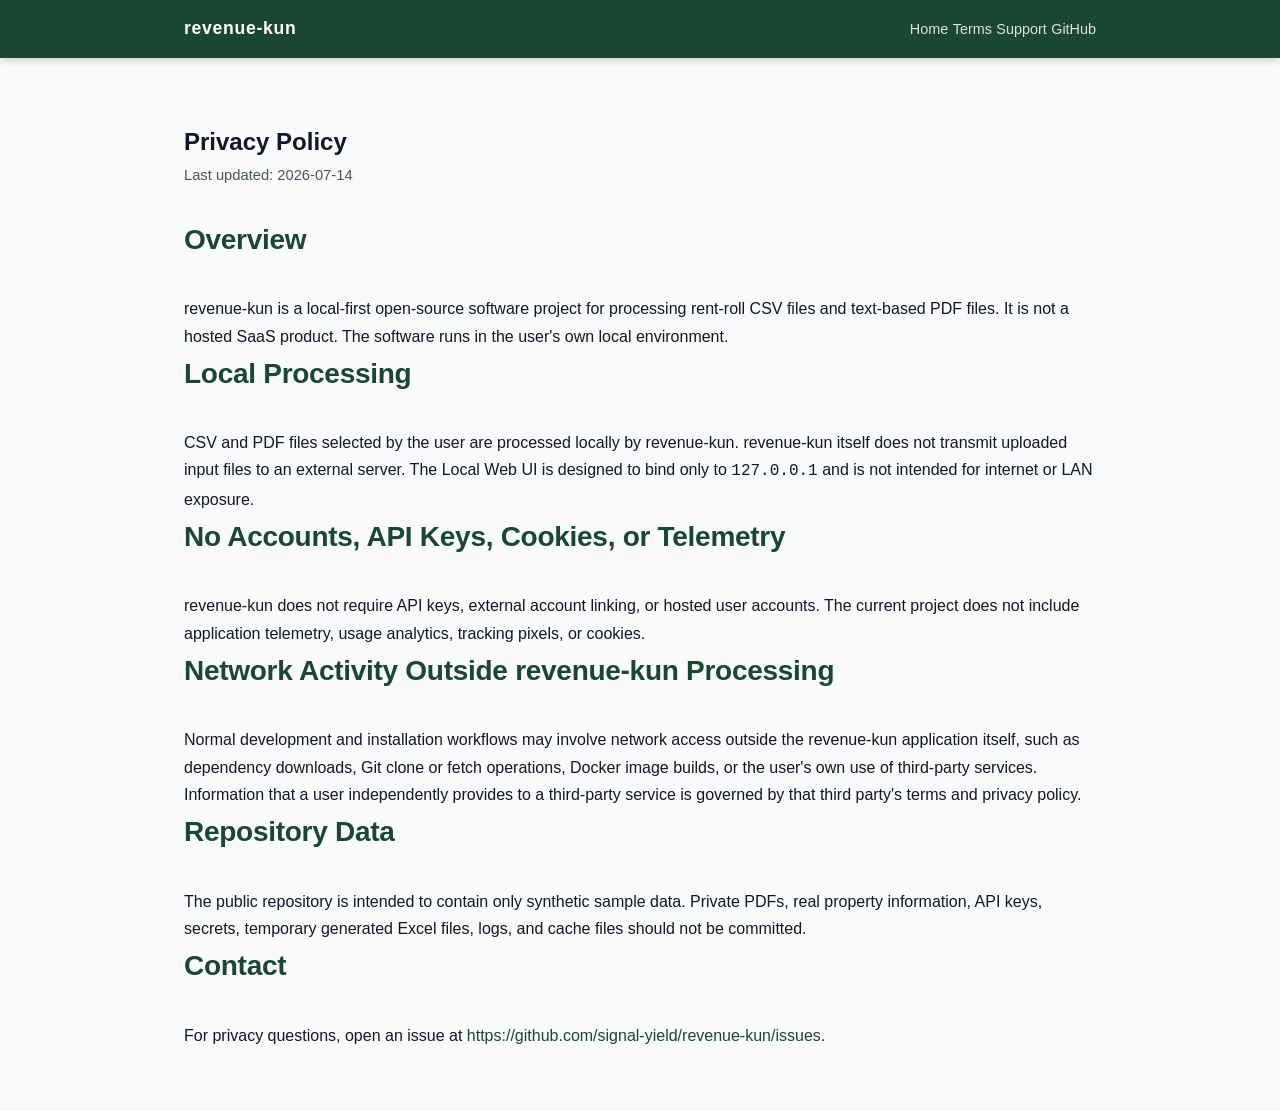
<file: docs/privacy.html>
<!DOCTYPE html>
<html lang="ja">
<head>
  <meta charset="UTF-8" />
  <meta name="viewport" content="width=device-width, initial-scale=1.0" />
  <title>Privacy Policy | revenue-kun</title>
  <meta name="description" content="Privacy policy for revenue-kun, a local-first OSS tool for rent-roll CSV and text-based PDF processing." />
  <link rel="canonical" href="https://signal-yield.github.io/revenue-kun/privacy.html" />
  <link rel="stylesheet" href="style.css" />
</head>
<body>
<header class="site-header">
  <div class="container">
    <span class="logo">revenue-kun</span>
    <nav>
      <a href="./" class="nav-link">Home</a>
      <a href="terms.html" class="nav-link">Terms</a>
      <a href="support.html" class="nav-link">Support</a>
      <a href="https://github.com/signal-yield/revenue-kun" class="nav-link">GitHub</a>
    </nav>
  </div>
</header>

<section class="section">
  <div class="container">
    <h1>Privacy Policy</h1>
    <p class="section-sub">Last updated: 2026-07-14</p>

    <h2>Overview</h2>
    <p>
      revenue-kun is a local-first open-source software project for processing rent-roll CSV files and text-based PDF files.
      It is not a hosted SaaS product. The software runs in the user's own local environment.
    </p>

    <h2>Local Processing</h2>
    <p>
      CSV and PDF files selected by the user are processed locally by revenue-kun. revenue-kun itself does not transmit uploaded
      input files to an external server. The Local Web UI is designed to bind only to <code>127.0.0.1</code> and is not intended
      for internet or LAN exposure.
    </p>

    <h2>No Accounts, API Keys, Cookies, or Telemetry</h2>
    <p>
      revenue-kun does not require API keys, external account linking, or hosted user accounts. The current project does not
      include application telemetry, usage analytics, tracking pixels, or cookies.
    </p>

    <h2>Network Activity Outside revenue-kun Processing</h2>
    <p>
      Normal development and installation workflows may involve network access outside the revenue-kun application itself, such as
      dependency downloads, Git clone or fetch operations, Docker image builds, or the user's own use of third-party services.
      Information that a user independently provides to a third-party service is governed by that third party's terms and privacy policy.
    </p>

    <h2>Repository Data</h2>
    <p>
      The public repository is intended to contain only synthetic sample data. Private PDFs, real property information, API keys,
      secrets, temporary generated Excel files, logs, and cache files should not be committed.
    </p>

    <h2>Contact</h2>
    <p>
      For privacy questions, open an issue at
      <a href="https://github.com/signal-yield/revenue-kun/issues">https://github.com/signal-yield/revenue-kun/issues</a>.
    </p>
  </div>
</section>
</body>
</html>
</file>
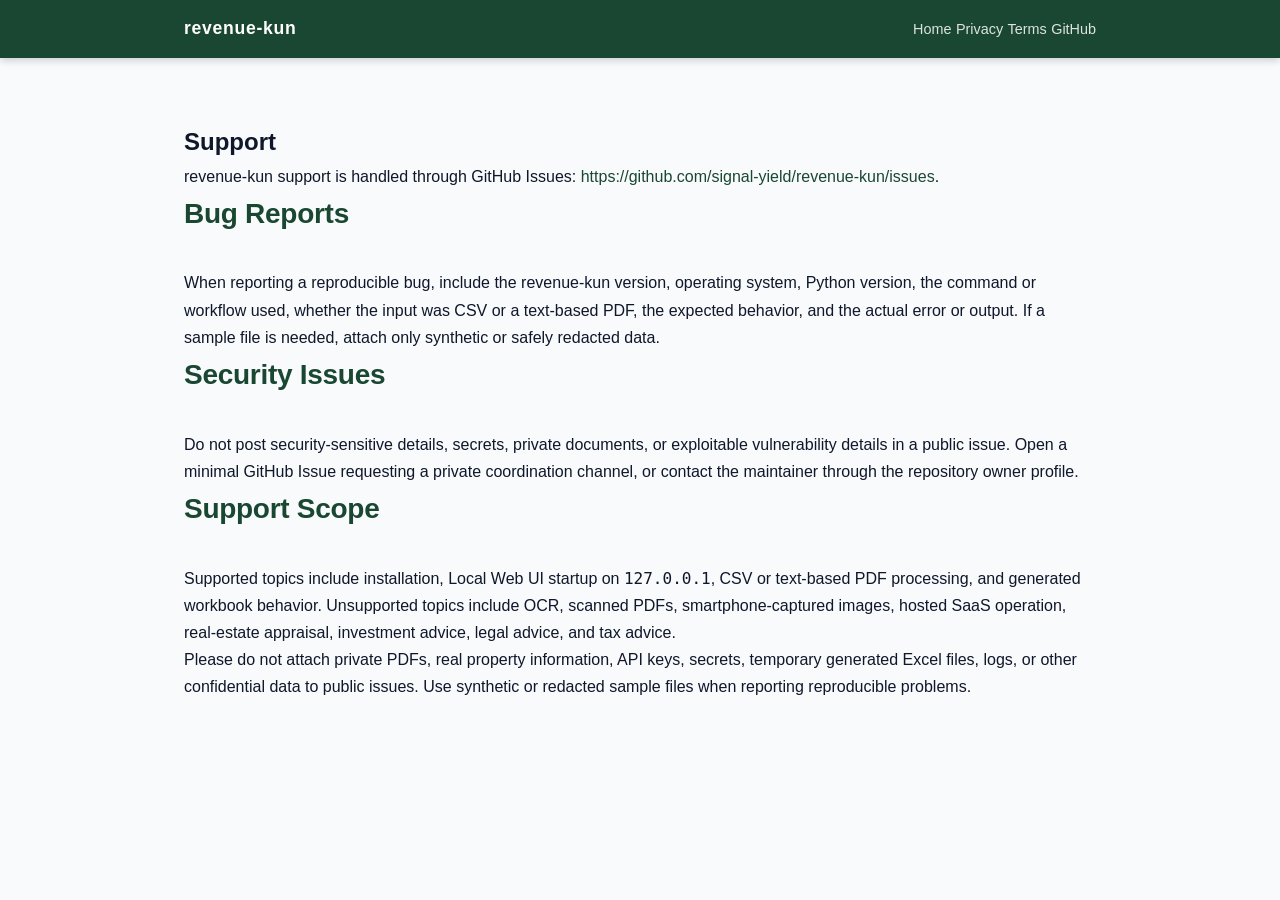
<file: docs/support.html>
<!DOCTYPE html>
<html lang="ja">
<head>
  <meta charset="UTF-8" />
  <meta name="viewport" content="width=device-width, initial-scale=1.0" />
  <title>Support | revenue-kun</title>
  <meta name="description" content="Support information for revenue-kun." />
  <link rel="canonical" href="https://signal-yield.github.io/revenue-kun/support.html" />
  <link rel="stylesheet" href="style.css" />
</head>
<body>
<header class="site-header">
  <div class="container">
    <span class="logo">revenue-kun</span>
    <nav>
      <a href="./" class="nav-link">Home</a>
      <a href="privacy.html" class="nav-link">Privacy</a>
      <a href="terms.html" class="nav-link">Terms</a>
      <a href="https://github.com/signal-yield/revenue-kun" class="nav-link">GitHub</a>
    </nav>
  </div>
</header>

<section class="section">
  <div class="container">
    <h1>Support</h1>
    <p>
      revenue-kun support is handled through GitHub Issues:
      <a href="https://github.com/signal-yield/revenue-kun/issues">https://github.com/signal-yield/revenue-kun/issues</a>.
    </p>
    <h2>Bug Reports</h2>
    <p>
      When reporting a reproducible bug, include the revenue-kun version, operating system, Python version, the command or workflow used,
      whether the input was CSV or a text-based PDF, the expected behavior, and the actual error or output. If a sample file is needed,
      attach only synthetic or safely redacted data.
    </p>

    <h2>Security Issues</h2>
    <p>
      Do not post security-sensitive details, secrets, private documents, or exploitable vulnerability details in a public issue. Open a
      minimal GitHub Issue requesting a private coordination channel, or contact the maintainer through the repository owner profile.
    </p>

    <h2>Support Scope</h2>
    <p>
      Supported topics include installation, Local Web UI startup on <code>127.0.0.1</code>, CSV or text-based PDF processing, and
      generated workbook behavior. Unsupported topics include OCR, scanned PDFs, smartphone-captured images, hosted SaaS operation,
      real-estate appraisal, investment advice, legal advice, and tax advice.
    </p>
    <p>
      Please do not attach private PDFs, real property information, API keys, secrets, temporary generated Excel files, logs, or other
      confidential data to public issues. Use synthetic or redacted sample files when reporting reproducible problems.
    </p>
  </div>
</section>
</body>
</html>
</file>
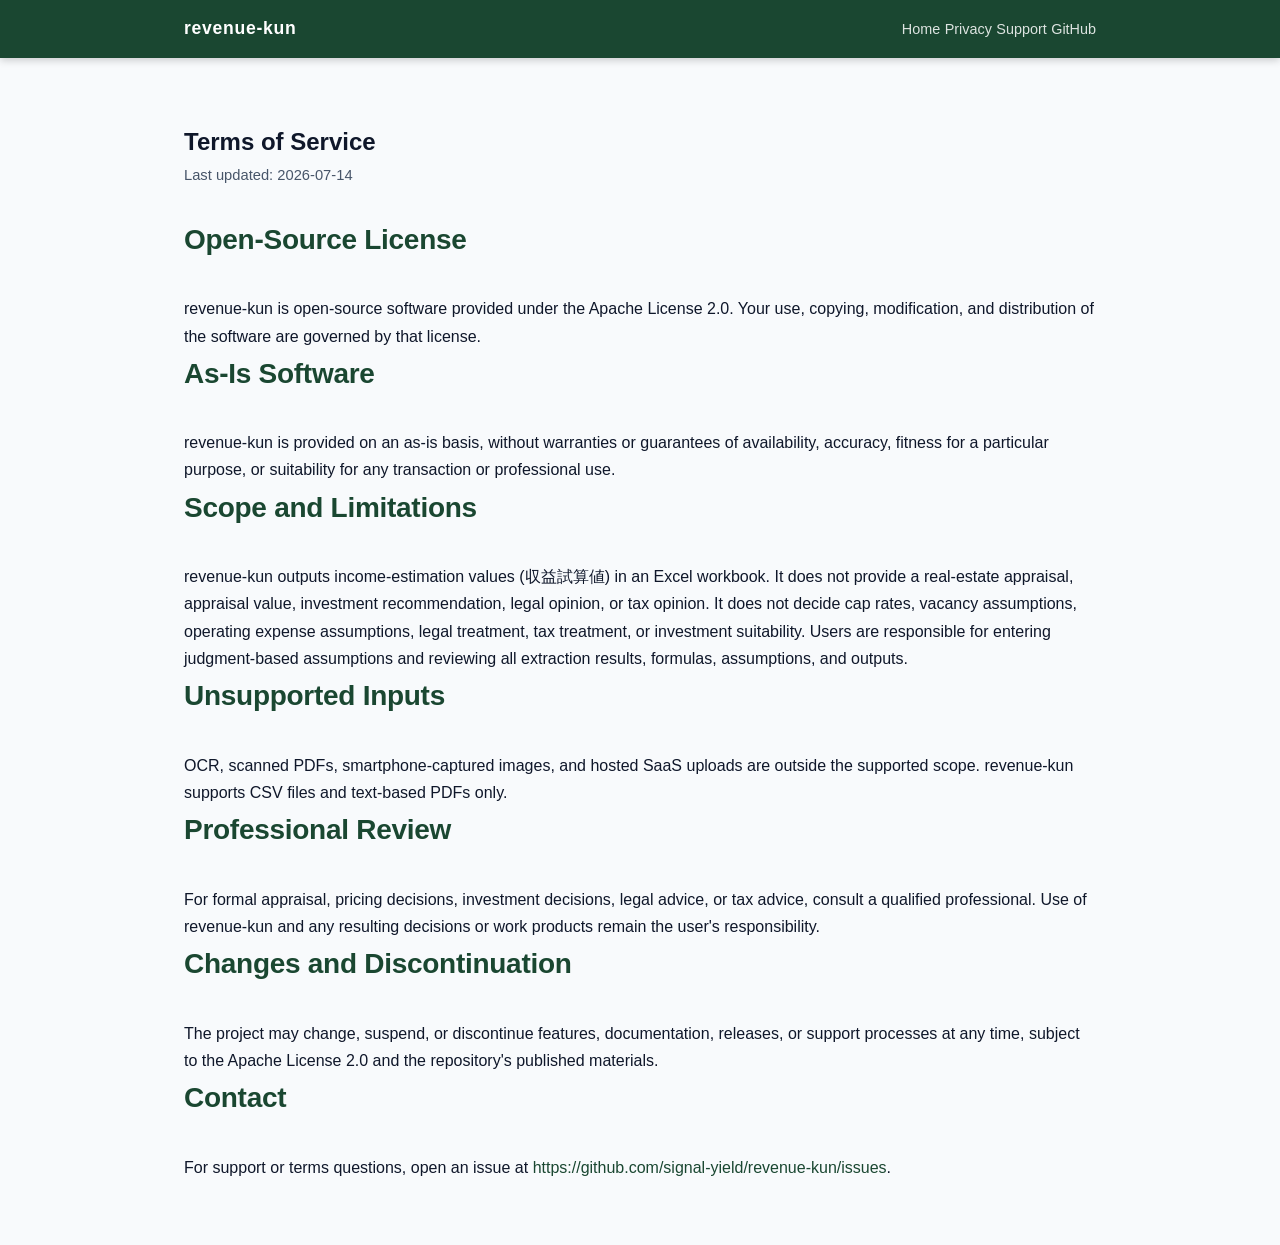
<file: docs/terms.html>
<!DOCTYPE html>
<html lang="ja">
<head>
  <meta charset="UTF-8" />
  <meta name="viewport" content="width=device-width, initial-scale=1.0" />
  <title>Terms of Service | revenue-kun</title>
  <meta name="description" content="Terms of service for revenue-kun, an Apache-2.0 local-first OSS tool." />
  <link rel="canonical" href="https://signal-yield.github.io/revenue-kun/terms.html" />
  <link rel="stylesheet" href="style.css" />
</head>
<body>
<header class="site-header">
  <div class="container">
    <span class="logo">revenue-kun</span>
    <nav>
      <a href="./" class="nav-link">Home</a>
      <a href="privacy.html" class="nav-link">Privacy</a>
      <a href="support.html" class="nav-link">Support</a>
      <a href="https://github.com/signal-yield/revenue-kun" class="nav-link">GitHub</a>
    </nav>
  </div>
</header>

<section class="section">
  <div class="container">
    <h1>Terms of Service</h1>
    <p class="section-sub">Last updated: 2026-07-14</p>

    <h2>Open-Source License</h2>
    <p>
      revenue-kun is open-source software provided under the Apache License 2.0. Your use, copying, modification, and distribution
      of the software are governed by that license.
    </p>

    <h2>As-Is Software</h2>
    <p>
      revenue-kun is provided on an as-is basis, without warranties or guarantees of availability, accuracy, fitness for a particular
      purpose, or suitability for any transaction or professional use.
    </p>

    <h2>Scope and Limitations</h2>
    <p>
      revenue-kun outputs income-estimation values (<span lang="ja">収益試算値</span>) in an Excel workbook. It does not provide a
      real-estate appraisal, appraisal value, investment recommendation, legal opinion, or tax opinion. It does not decide cap rates,
      vacancy assumptions, operating expense assumptions, legal treatment, tax treatment, or investment suitability. Users are responsible
      for entering judgment-based assumptions and reviewing all extraction results, formulas, assumptions, and outputs.
    </p>

    <h2>Unsupported Inputs</h2>
    <p>
      OCR, scanned PDFs, smartphone-captured images, and hosted SaaS uploads are outside the supported scope. revenue-kun supports CSV
      files and text-based PDFs only.
    </p>

    <h2>Professional Review</h2>
    <p>
      For formal appraisal, pricing decisions, investment decisions, legal advice, or tax advice, consult a qualified professional.
      Use of revenue-kun and any resulting decisions or work products remain the user's responsibility.
    </p>

    <h2>Changes and Discontinuation</h2>
    <p>
      The project may change, suspend, or discontinue features, documentation, releases, or support processes at any time, subject to
      the Apache License 2.0 and the repository's published materials.
    </p>

    <h2>Contact</h2>
    <p>
      For support or terms questions, open an issue at
      <a href="https://github.com/signal-yield/revenue-kun/issues">https://github.com/signal-yield/revenue-kun/issues</a>.
    </p>
  </div>
</section>
</body>
</html>
</file>
<file: docs/style.css>
/* revenue-kun LP v0.1 — style.css */

/* ── Variables ─────────────────────────────────────────── */
:root {
  --c-bg:           #f8fafc;
  --c-surface:      #ffffff;
  --c-primary:      #1a4731;
  --c-primary-mid:  #2d6a4f;
  --c-primary-lt:   #e8f5ee;
  --c-accent:       #52b788;
  --c-text:         #0f172a;
  --c-muted:        #475569;
  --c-border:       #e2e8f0;
  --c-code-bg:      #1e293b;
  --c-code-text:    #e2e8f0;
  --c-warn:         #b91c1c;
  --c-warn-bg:      #fef2f2;
  --c-warn-border:  #fca5a5;
  --c-limit-bg:     #fffbeb;
  --c-limit-border: #fcd34d;
  --c-user-row:     #f0fdf4;
  --c-vacant-row:   #fefce8;
  --c-total-row:    #f0f9ff;

  --radius:     8px;
  --radius-sm:  4px;
  --shadow:     0 2px 8px rgba(0,0,0,0.08);
  --shadow-md:  0 4px 16px rgba(0,0,0,0.10);
  --max-w:      960px;
}

/* ── Reset ──────────────────────────────────────────────── */
*, *::before, *::after { box-sizing: border-box; margin: 0; padding: 0; }
html { scroll-behavior: smooth; }
body {
  font-family: -apple-system, BlinkMacSystemFont, "Segoe UI", "Hiragino Sans",
               "Hiragino Kaku Gothic ProN", "Noto Sans JP", sans-serif;
  background: var(--c-bg);
  color: var(--c-text);
  line-height: 1.7;
  font-size: 16px;
}
a { color: var(--c-primary); text-decoration: none; }
a:hover { text-decoration: underline; }
img { max-width: 100%; height: auto; }

/* ── Layout ─────────────────────────────────────────────── */
.container {
  max-width: var(--max-w);
  margin: 0 auto;
  padding: 0 24px;
}

.section {
  padding: 64px 0;
}

.section h2 {
  font-size: 1.75rem;
  font-weight: 700;
  color: var(--c-primary);
  margin-bottom: 32px;
  letter-spacing: -0.01em;
}

.section-sub {
  color: var(--c-muted);
  margin-bottom: 28px;
  font-size: 0.92rem;
}

/* ── Site Header ─────────────────────────────────────────── */
.site-header {
  background: var(--c-primary);
  color: #fff;
  padding: 14px 0;
  position: sticky;
  top: 0;
  z-index: 100;
  box-shadow: 0 2px 8px rgba(0,0,0,0.2);
}

.site-header .container {
  display: flex;
  align-items: center;
  justify-content: space-between;
}

.logo {
  font-size: 1.1rem;
  font-weight: 700;
  letter-spacing: 0.04em;
  color: #fff;
}

.nav-link {
  color: rgba(255,255,255,0.85);
  font-size: 0.9rem;
  font-weight: 500;
  transition: color 0.15s;
}
.nav-link:hover { color: #fff; text-decoration: none; }

/* ── Hero ────────────────────────────────────────────────── */
.hero {
  background: linear-gradient(135deg, var(--c-primary) 0%, var(--c-primary-mid) 100%);
  color: #fff;
  padding: 80px 0 72px;
}

.hero-badge {
  display: flex;
  gap: 8px;
  margin-bottom: 24px;
  flex-wrap: wrap;
}

.badge {
  display: inline-block;
  padding: 3px 10px;
  border-radius: 20px;
  font-size: 0.75rem;
  font-weight: 600;
  letter-spacing: 0.04em;
}

.badge-oss     { background: rgba(255,255,255,0.20); color: #fff; }
.badge-license { background: rgba(255,255,255,0.15); color: rgba(255,255,255,0.9); }
.badge-version { background: var(--c-accent); color: #fff; }

.hero-headline {
  font-size: clamp(1.6rem, 4vw, 2.4rem);
  font-weight: 800;
  line-height: 1.35;
  letter-spacing: -0.02em;
  margin-bottom: 20px;
}

.hero-sub {
  font-size: 0.97rem;
  color: rgba(255,255,255,0.82);
  margin-bottom: 24px;
  max-width: 640px;
  line-height: 1.8;
}

.hero-sub-en {
  display: block;
  margin-top: 0.5rem;
  font-size: 0.82rem;
  color: rgba(255,255,255,0.7);
}

.warn-badge {
  display: inline-flex;
  align-items: flex-start;
  gap: 8px;
  background: rgba(255,255,255,0.12);
  border: 1px solid rgba(255,255,255,0.3);
  border-radius: var(--radius);
  padding: 10px 16px;
  font-size: 0.85rem;
  color: rgba(255,255,255,0.92);
  margin-bottom: 28px;
  max-width: 620px;
  line-height: 1.6;
}

.warn-icon { font-size: 1rem; flex-shrink: 0; margin-top: 1px; }

.hero-cta {
  display: flex;
  gap: 12px;
  flex-wrap: wrap;
}

/* ── Buttons ─────────────────────────────────────────────── */
.btn {
  display: inline-block;
  padding: 11px 24px;
  border-radius: var(--radius);
  font-size: 0.92rem;
  font-weight: 600;
  transition: opacity 0.15s, transform 0.1s;
  cursor: pointer;
}

.btn:hover { opacity: 0.88; text-decoration: none; transform: translateY(-1px); }

.btn-primary {
  background: #fff;
  color: var(--c-primary);
}

.btn-secondary {
  background: rgba(255,255,255,0.15);
  color: #fff;
  border: 1px solid rgba(255,255,255,0.4);
}

.btn-outline {
  background: transparent;
  color: var(--c-primary);
  border: 2px solid var(--c-primary);
}

/* ── Problem ─────────────────────────────────────────────── */
.section-problem {
  background: var(--c-surface);
}

.problem-grid {
  display: grid;
  grid-template-columns: repeat(auto-fit, minmax(200px, 1fr));
  gap: 20px;
}

.problem-card {
  background: var(--c-bg);
  border: 1px solid var(--c-border);
  border-radius: var(--radius);
  padding: 24px;
  text-align: center;
}

.problem-icon {
  font-size: 2rem;
  margin-bottom: 12px;
}

.problem-card p {
  font-size: 0.9rem;
  color: var(--c-muted);
  line-height: 1.65;
}

/* ── Feature table ───────────────────────────────────────── */
.section-features {
  background: var(--c-bg);
}

.feature-table {
  width: 100%;
  border-collapse: collapse;
  background: var(--c-surface);
  border-radius: var(--radius);
  overflow: hidden;
  box-shadow: var(--shadow);
}

.feature-table th,
.feature-table td {
  padding: 12px 20px;
  font-size: 0.9rem;
  text-align: left;
  border-bottom: 1px solid var(--c-border);
}

.feature-table thead th {
  background: var(--c-primary);
  color: #fff;
  font-weight: 600;
  font-size: 0.85rem;
  letter-spacing: 0.03em;
}

.feature-table tbody tr:last-child td { border-bottom: none; }
.feature-table tbody tr:hover { background: var(--c-primary-lt); }

.feature-table code {
  background: var(--c-bg);
  padding: 2px 6px;
  border-radius: 3px;
  font-size: 0.82rem;
  font-family: "SFMono-Regular", Consolas, "Liberation Mono", Menlo, monospace;
  color: var(--c-primary);
}

/* ── Demo ────────────────────────────────────────────────── */
.section-demo {
  background: var(--c-surface);
}

.label-synth {
  font-size: 0.7rem;
  font-weight: 600;
  background: var(--c-accent);
  color: var(--c-primary);
  padding: 2px 8px;
  border-radius: 20px;
  letter-spacing: 0.04em;
  vertical-align: middle;
  margin-left: 8px;
}

.code-block {
  background: var(--c-code-bg);
  border-radius: var(--radius);
  overflow: hidden;
  margin-bottom: 36px;
  box-shadow: var(--shadow-md);
}

.code-header {
  background: rgba(255,255,255,0.06);
  color: rgba(255,255,255,0.5);
  font-size: 0.75rem;
  padding: 8px 16px;
  font-family: monospace;
  border-bottom: 1px solid rgba(255,255,255,0.08);
}

.code-block pre {
  padding: 20px 24px;
  overflow-x: auto;
}

.code-block code {
  color: var(--c-code-text);
  font-family: "SFMono-Regular", Consolas, "Liberation Mono", Menlo, monospace;
  font-size: 0.85rem;
  line-height: 1.75;
  white-space: pre;
}

.sheet-tabs-label {
  font-size: 0.85rem;
  font-weight: 600;
  color: var(--c-muted);
  text-transform: uppercase;
  letter-spacing: 0.08em;
  margin-bottom: 16px;
}

.sheet-cards {
  display: grid;
  grid-template-columns: repeat(auto-fit, minmax(260px, 1fr));
  gap: 20px;
}

.sheet-card {
  background: var(--c-bg);
  border: 1px solid var(--c-border);
  border-radius: var(--radius);
  overflow: hidden;
  box-shadow: var(--shadow);
}

.sheet-tab {
  background: var(--c-primary);
  color: #fff;
  padding: 10px 16px;
  font-size: 0.78rem;
  font-weight: 600;
  font-family: "SFMono-Regular", Consolas, "Liberation Mono", Menlo, monospace;
  letter-spacing: 0.01em;
  border-bottom: 3px solid var(--c-accent);
}

.sheet-body {
  padding: 16px;
}

.sheet-desc {
  font-size: 0.82rem;
  color: var(--c-muted);
  margin-bottom: 12px;
  line-height: 1.65;
}

.sheet-desc code {
  background: var(--c-primary-lt);
  color: var(--c-primary);
  padding: 1px 5px;
  border-radius: 3px;
  font-size: 0.78rem;
  font-family: "SFMono-Regular", Consolas, "Liberation Mono", Menlo, monospace;
}

.mini-sheet {
  width: 100%;
  border-collapse: collapse;
  font-size: 0.76rem;
}

.mini-sheet th,
.mini-sheet td {
  padding: 5px 8px;
  border: 1px solid var(--c-border);
  vertical-align: top;
}

.mini-sheet thead th {
  background: var(--c-primary);
  color: #fff;
  font-weight: 600;
}

.mini-sheet .user-row   { background: var(--c-user-row); }
.mini-sheet .vacant-row { background: var(--c-vacant-row); }
.mini-sheet .total-row  { background: var(--c-total-row); font-weight: 600; }

.table-scroll {
  overflow-x: auto;
}

.browser-chrome {
  display: flex;
  align-items: center;
  gap: 8px;
  padding: 8px 12px;
  background: #e8e8e8;
  border-bottom: 1px solid var(--c-border);
}
.browser-chrome .dot {
  width: 10px;
  height: 10px;
  border-radius: 50%;
  display: inline-block;
}
.browser-chrome .dot-r { background: #ff5f56; }
.browser-chrome .dot-y { background: #ffbd2e; }
.browser-chrome .dot-g { background: #27c93f; }
.browser-chrome .url-bar {
  flex: 1;
  background: #fff;
  border: 1px solid var(--c-border);
  border-radius: 4px;
  padding: 3px 10px;
  font-size: 0.75rem;
  color: var(--c-muted);
  font-family: "SFMono-Regular", Consolas, "Liberation Mono", Menlo, monospace;
}

/* ── Workflow ─────────────────────────────────────────────── */
.section-workflow {
  background: var(--c-bg);
}

.workflow-steps {
  list-style: none;
  display: flex;
  flex-direction: column;
  gap: 0;
  max-width: 680px;
}

.workflow-steps li {
  display: flex;
  align-items: flex-start;
  gap: 16px;
  padding: 20px 0;
  position: relative;
}

.workflow-steps li + li {
  border-top: 1px solid var(--c-border);
}

.step-num {
  flex-shrink: 0;
  width: 36px;
  height: 36px;
  background: var(--c-primary);
  color: #fff;
  border-radius: 50%;
  display: flex;
  align-items: center;
  justify-content: center;
  font-weight: 700;
  font-size: 0.9rem;
  margin-top: 2px;
}

.workflow-steps li div {
  font-size: 0.92rem;
  line-height: 1.7;
  color: var(--c-text);
}

.workflow-steps li div strong { color: var(--c-primary); }

.workflow-steps code {
  background: var(--c-primary-lt);
  color: var(--c-primary);
  padding: 1px 6px;
  border-radius: 3px;
  font-size: 0.82rem;
  font-family: "SFMono-Regular", Consolas, "Liberation Mono", Menlo, monospace;
}

/* ── Edit cards ───────────────────────────────────────────── */
.section-edit {
  background: var(--c-surface);
}

.edit-cards {
  display: grid;
  grid-template-columns: repeat(auto-fit, minmax(220px, 1fr));
  gap: 20px;
}

.edit-card {
  background: var(--c-primary-lt);
  border: 1px solid var(--c-accent);
  border-radius: var(--radius);
  padding: 24px;
}

.edit-card h3 {
  font-size: 0.85rem;
  font-weight: 700;
  font-family: "SFMono-Regular", Consolas, "Liberation Mono", Menlo, monospace;
  color: var(--c-primary);
  margin-bottom: 14px;
  padding-bottom: 10px;
  border-bottom: 1px solid var(--c-accent);
}

.edit-card ul {
  list-style: none;
  display: flex;
  flex-direction: column;
  gap: 6px;
}

.edit-card li {
  font-size: 0.85rem;
  color: var(--c-muted);
  padding-left: 14px;
  position: relative;
}

.edit-card li::before {
  content: "›";
  position: absolute;
  left: 0;
  color: var(--c-accent);
  font-weight: 700;
}

/* ── claude.ai / Cowork Skill ────────────────────────────── */
.section-claude {
  background: var(--c-primary-lt);
  border-top: 3px solid var(--c-accent);
}

.section-claude h2 {
  color: var(--c-primary);
}

.claude-cards {
  display: grid;
  grid-template-columns: repeat(auto-fit, minmax(280px, 1fr));
  gap: 24px;
  margin-top: 1.5rem;
}

.claude-card {
  background: var(--c-surface);
  border: 1px solid var(--c-accent);
  border-radius: var(--radius);
  padding: 28px;
  box-shadow: var(--shadow);
}

.claude-card-icon {
  font-size: 2rem;
  margin-bottom: 0.75rem;
}

.claude-card h3 {
  font-size: 1rem;
  font-weight: 700;
  color: var(--c-primary);
  margin-bottom: 0.75rem;
}

.claude-card p {
  font-size: 0.9rem;
  color: var(--c-muted);
}

.section-note {
  margin-top: 1.5rem;
  font-size: 0.82rem;
  color: var(--c-muted);
  padding: 10px 16px;
  background: var(--c-surface);
  border-radius: var(--radius-sm);
  border-left: 3px solid var(--c-accent);
}

/* ── Limitations ──────────────────────────────────────────── */
.section-limitations {
  background: var(--c-limit-bg);
  border-top: 3px solid var(--c-limit-border);
  border-bottom: 3px solid var(--c-limit-border);
}

.section-limitations h2 {
  color: #92400e;
}

.limits-table {
  width: 100%;
  border-collapse: collapse;
  background: var(--c-surface);
  border-radius: var(--radius);
  overflow: hidden;
  box-shadow: var(--shadow);
}

.limits-table th,
.limits-table td {
  padding: 12px 20px;
  font-size: 0.88rem;
  text-align: left;
  border-bottom: 1px solid var(--c-border);
  vertical-align: top;
  line-height: 1.6;
}

.limits-table thead th {
  background: #92400e;
  color: #fff;
  font-weight: 600;
  font-size: 0.82rem;
  letter-spacing: 0.03em;
}

.limits-table tbody td:first-child {
  font-weight: 600;
  color: #78350f;
  width: 36%;
  white-space: nowrap;
}

.limits-table tbody tr:last-child td { border-bottom: none; }
.limits-table tbody tr:hover { background: var(--c-limit-bg); }

.limits-table a { color: var(--c-primary); }

.limits-table code {
  background: var(--c-bg);
  padding: 1px 5px;
  border-radius: 3px;
  font-size: 0.8rem;
  font-family: "SFMono-Regular", Consolas, "Liberation Mono", Menlo, monospace;
}

/* ── CTA Section ──────────────────────────────────────────── */
.section-cta {
  background: var(--c-bg);
}

.cta-cards {
  display: grid;
  grid-template-columns: repeat(auto-fit, minmax(240px, 1fr));
  gap: 20px;
}

.cta-card {
  background: var(--c-surface);
  border: 1px solid var(--c-border);
  border-radius: var(--radius);
  padding: 28px 24px;
  box-shadow: var(--shadow);
  display: flex;
  flex-direction: column;
  gap: 12px;
}

.cta-card h3 {
  font-size: 1rem;
  font-weight: 700;
  color: var(--c-primary);
}

.cta-card p {
  font-size: 0.86rem;
  color: var(--c-muted);
  line-height: 1.65;
  flex: 1;
}

.cta-card code {
  background: var(--c-bg);
  padding: 1px 5px;
  border-radius: 3px;
  font-size: 0.79rem;
  font-family: "SFMono-Regular", Consolas, "Liberation Mono", Menlo, monospace;
  color: var(--c-primary);
}

.cta-card .btn { align-self: flex-start; margin-top: 4px; }

/* ── Disclaimer ───────────────────────────────────────────── */
.section-disclaimer {
  background: var(--c-warn-bg);
  border-top: 3px solid var(--c-warn-border);
}

.section-disclaimer h2 {
  color: var(--c-warn);
}

.disclaimer-box {
  background: var(--c-surface);
  border: 1px solid var(--c-warn-border);
  border-radius: var(--radius);
  padding: 28px 32px;
  box-shadow: var(--shadow);
}

.disclaimer-box p {
  font-size: 0.88rem;
  line-height: 1.85;
  color: var(--c-text);
}

.disclaimer-box p em {
  color: var(--c-muted);
}

.disclaimer-box hr {
  border: none;
  border-top: 1px solid var(--c-border);
  margin: 20px 0;
}

/* ── Footer ───────────────────────────────────────────────── */
.site-footer {
  background: var(--c-primary);
  color: rgba(255,255,255,0.7);
  padding: 28px 0;
  text-align: center;
}

.site-footer p { font-size: 0.82rem; line-height: 2; }
.site-footer a { color: rgba(255,255,255,0.85); }
.site-footer a:hover { color: #fff; }
.footer-issues { font-size: 0.75rem; color: rgba(255,255,255,0.45); }

/* ── Responsive ───────────────────────────────────────────── */
@media (max-width: 640px) {
  .hero { padding: 56px 0 52px; }
  .hero-headline { font-size: 1.45rem; }
  .hero-sub { font-size: 0.9rem; }
  .section { padding: 48px 0; }
  .section h2 { font-size: 1.4rem; }
  .hero-cta { flex-direction: column; }
  .btn { text-align: center; }
  .limits-table tbody td:first-child { white-space: normal; }
  .disclaimer-box { padding: 20px; }
}
</file>
